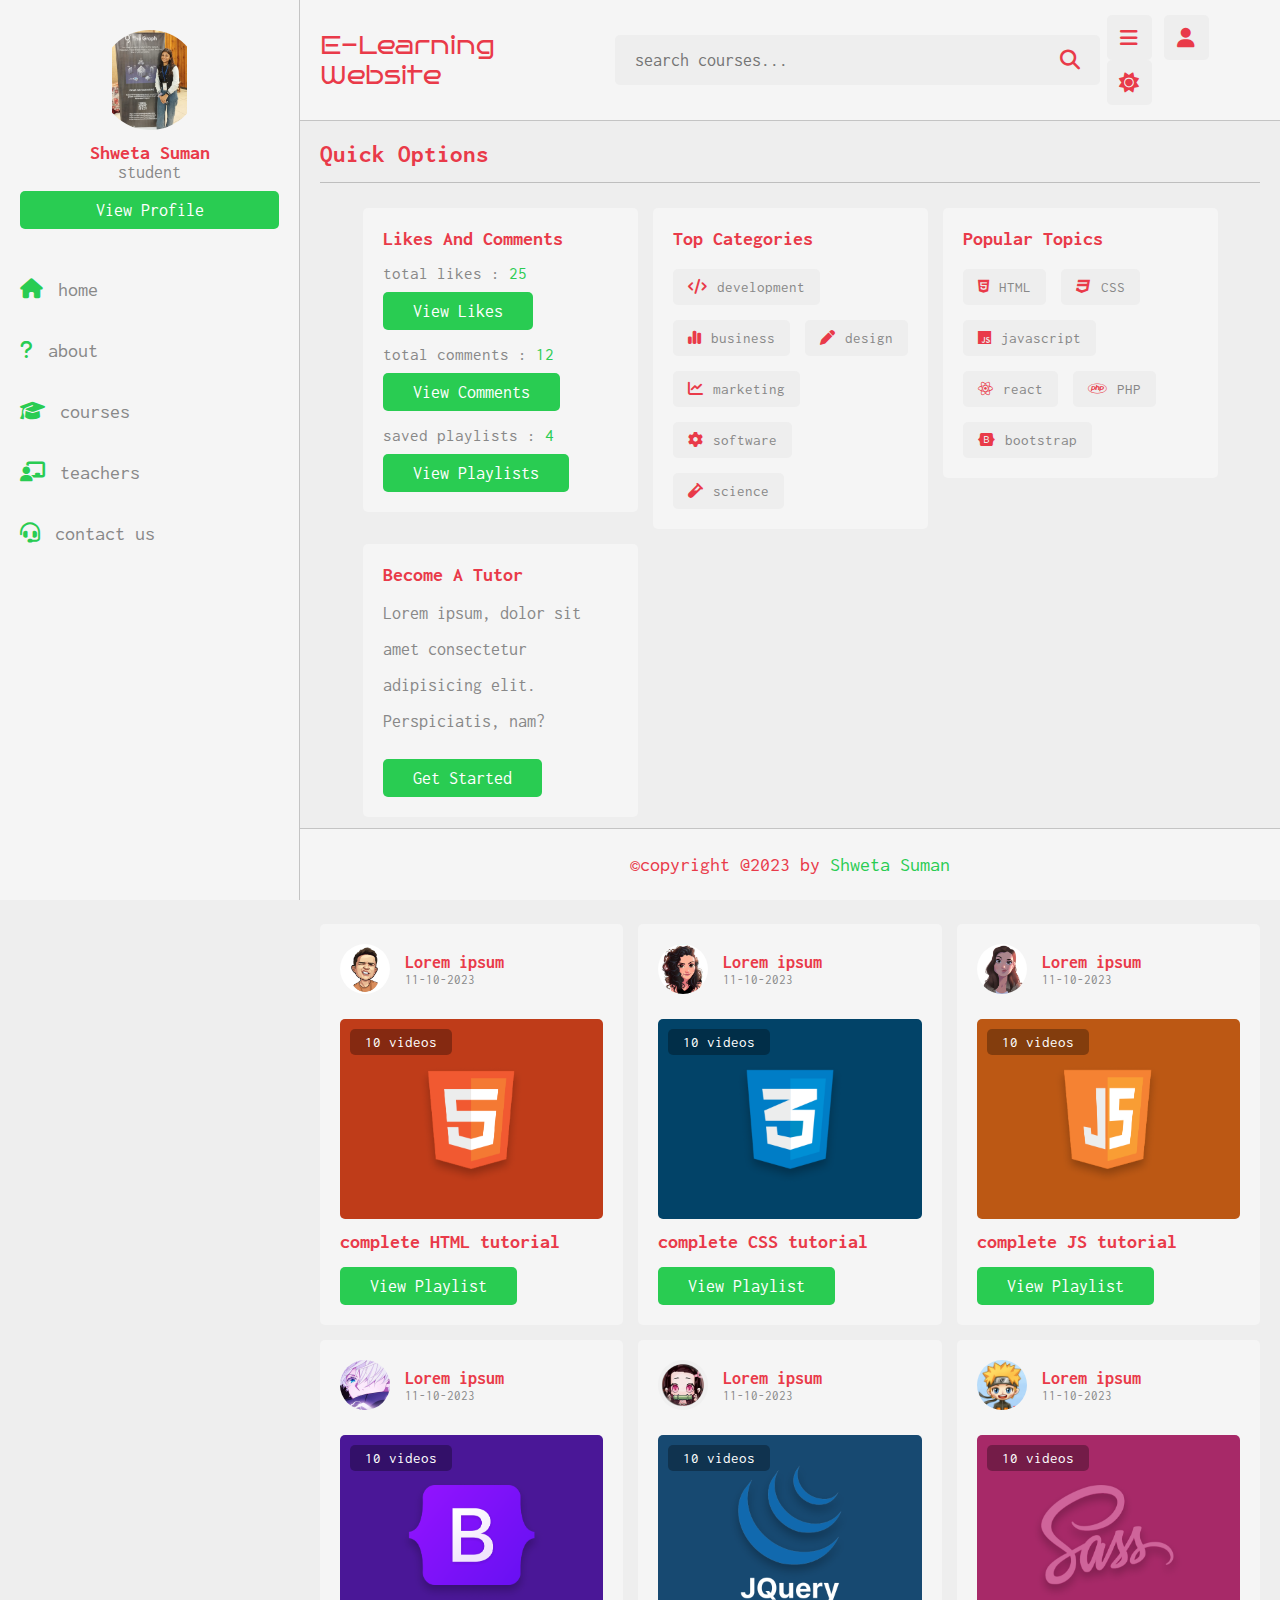
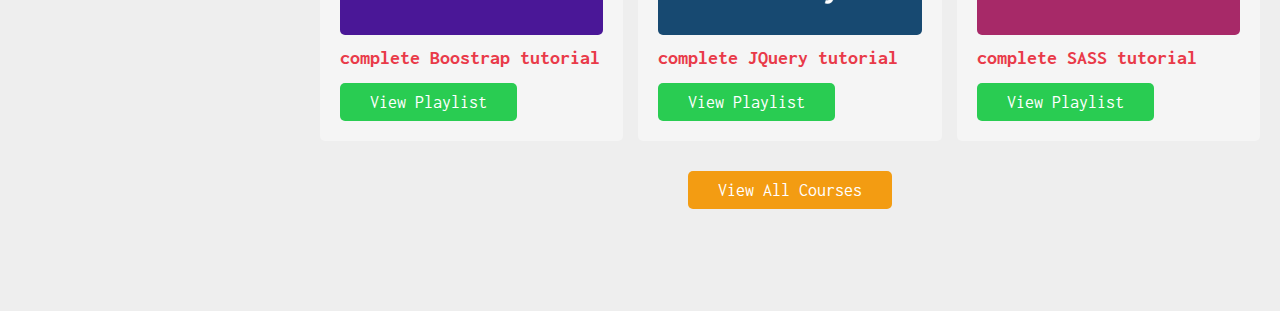
<file: index.html>
<!DOCTYPE html>
<html lang="en">
<head>
   <meta charset="UTF-8">
   <meta http-equiv="X-UA-Compatible" content="IE=edge">
   <meta name="viewport" content="width=device-width, initial-scale=1.0">
   <title>home</title>

   <!-- font awesome cdn link  -->
   <link rel="stylesheet" href="https://cdnjs.cloudflare.com/ajax/libs/font-awesome/6.1.2/css/all.min.css">

   <!-- custom css file link  -->
   <link rel="stylesheet" href="css/style.css">
   <link rel="icon" type="image/x-icon" href="images/icon.png">

</head>
<body>

<header class="header">
   
   <section class="flex">

      <a href="index.html" class="logo">E-Learning Website</a>

      <form action="#" method="post" class="search-form">
         <input type="text" name="search_box" required placeholder="search courses..." maxlength="100">
         <button type="submit" class="fas fa-search"></button>
      </form>

      <div class="icons">
         <div id="menu-btn" class="fas fa-bars"></div>
         <div id="search-btn" class="fas fa-search"></div>
         <div id="user-btn" class="fas fa-user"></div>
         <div id="toggle-btn" class="fas fa-sun"></div>
      </div>

      <div class="profile">
         <img src="images/pic-1.jpg" class="image" alt="">
         <h3 class="name">Shweta Suman</h3>
         <p class="role">student</p>
         <a href="profile.html" class="btn">view profile</a>
         <div class="flex-btn">
            <a href="login.html" class="option-btn">login</a>
            <a href="/register.html" class="option-btn">register</a>
         </div>
      </div>

   </section>

</header>   

<div class="side-bar">

   <div id="close-btn">
      <i class="fas fa-times"></i>
   </div>

   <div class="profile">
      <img src="images/pic-1.jpg" class="image" alt="">
      <h3 class="name">Shweta Suman</h3>
      <p class="role">student</p>
      <a href="profile.html" class="btn">view profile</a>
   </div>

   <nav class="navbar">
      <a href="index.html"><i class="fas fa-home"></i><span>home</span></a>
      <a href="about.html"><i class="fas fa-question"></i><span>about</span></a>
      <a href="courses.html"><i class="fas fa-graduation-cap"></i><span>courses</span></a>
      <a href="teachers.html"><i class="fas fa-chalkboard-user"></i><span>teachers</span></a>
      <a href="contact.html"><i class="fas fa-headset"></i><span>contact us</span></a>
   </nav>

</div>

<section class="home-grid">

   <h1 class="heading">quick options</h1>

   <div class="box-container">

      <div class="box">
         <h3 class="title">likes and comments</h3>
         <p class="likes">total likes : <span>25</span></p>
         <a href="#" class="inline-btn">view likes</a>
         <p class="likes">total comments : <span>12</span></p>
         <a href="#" class="inline-btn">view comments</a>
         <p class="likes">saved playlists : <span>4</span></p>
         <a href="#" class="inline-btn">view playlists</a>
      </div>

      <div class="box">
         <h3 class="title">top categories</h3>
         <div class="flex">
            <a href="#"><i class="fas fa-code"></i><span>development</span></a>
            <a href="#"><i class="fas fa-chart-simple"></i><span>business</span></a>
            <a href="#"><i class="fas fa-pen"></i><span>design</span></a>
            <a href="#"><i class="fas fa-chart-line"></i><span>marketing</span></a>
            
            <a href="#"><i class="fas fa-cog"></i><span>software</span></a>
            <a href="#"><i class="fas fa-vial"></i><span>science</span></a>
         </div>
      </div>

      <div class="box">
         <h3 class="title">popular topics</h3>
         <div class="flex">
            <a href="#"><i class="fab fa-html5"></i><span>HTML</span></a>
            <a href="#"><i class="fab fa-css3"></i><span>CSS</span></a>
            <a href="#"><i class="fab fa-js"></i><span>javascript</span></a>
            <a href="#"><i class="fab fa-react"></i><span>react</span></a>
            <a href="#"><i class="fab fa-php"></i><span>PHP</span></a>
            <a href="#"><i class="fab fa-bootstrap"></i><span>bootstrap</span></a>
         </div>
      </div>

      <div class="box">
         <h3 class="title">become a tutor</h3>
         <p class="tutor">Lorem ipsum, dolor sit amet consectetur adipisicing elit. Perspiciatis, nam?</p>
         <a href="teachers.html" class="inline-btn">get started</a>
      </div>

   </div>

</section>



<section class="courses">

   <h1 class="heading">our courses</h1>

   <div class="box-container">

      <div class="box">
         <div class="tutor">
            <img src="images/pic-2.jpg" alt="">
            <div class="info">
               <h3>Lorem ipsum </h3>
               <span>11-10-2023</span>
            </div>
         </div>
         <div class="thumb">
            <img src="images/thumb-1.png" alt="">
            <span>10 videos</span>
         </div>
         <h3 class="title">complete HTML tutorial</h3>
         <a href="playlist.html" class="inline-btn">view playlist</a>
      </div>

      <div class="box">
         <div class="tutor">
            <img src="images/pic-3.jpg" alt="">
            <div class="info">
               <h3>Lorem ipsum </h3>
               <span>11-10-2023</span>
            </div>
         </div>
         <div class="thumb">
            <img src="images/thumb-2.png" alt="">
            <span>10 videos</span>
         </div>
         <h3 class="title">complete CSS tutorial</h3>
         <a href="playlist.html" class="inline-btn">view playlist</a>
      </div>

      <div class="box">
         <div class="tutor">
            <img src="images/pic-4.jpg" alt="">
            <div class="info">
               <h3>Lorem ipsum </h3>
               <span>11-10-2023</span>
            </div>
         </div>
         <div class="thumb">
            <img src="images/thumb-3.png" alt="">
            <span>10 videos</span>
         </div>
         <h3 class="title">complete JS tutorial</h3>
         <a href="playlist.html" class="inline-btn">view playlist</a>
      </div>

      <div class="box">
         <div class="tutor">
            <img src="images/pic-5.jpg" alt="">
            <div class="info">
               <h3>Lorem ipsum </h3>
               <span>11-10-2023</span>
            </div>
         </div>
         <div class="thumb">
            <img src="images/thumb-4.png" alt="">
            <span>10 videos</span>
         </div>
         <h3 class="title">complete Boostrap tutorial</h3>
         <a href="playlist.html" class="inline-btn">view playlist</a>
      </div>

      <div class="box">
         <div class="tutor">
            <img src="images/pic-6.jpg" alt="">
            <div class="info">
               <h3>Lorem ipsum </h3>
               <span>11-10-2023</span>
            </div>
         </div>
         <div class="thumb">
            <img src="images/thumb-5.png" alt="">
            <span>10 videos</span>
         </div>
         <h3 class="title">complete JQuery tutorial</h3>
         <a href="playlist.html" class="inline-btn">view playlist</a>
      </div>

      <div class="box">
         <div class="tutor">
            <img src="images/pic-7.jpg" alt="">
            <div class="info">
               <h3>Lorem ipsum </h3>
               <span>11-10-2023</span>
            </div>
         </div>
         <div class="thumb">
            <img src="images/thumb-6.png" alt="">
            <span>10 videos</span>
         </div>
         <h3 class="title">complete SASS tutorial</h3>
         <a href="playlist.html" class="inline-btn">view playlist</a>
      </div>

   </div>

   <div class="more-btn">
      <a href="courses.html" class="inline-option-btn">view all courses</a>
   </div>

</section>

<footer class="footer">

   &copy;copyright @2023 by <span>Shweta Suman</span>

</footer>

<!-- custom js file link  -->
<script src="js/script.js"></script>

   
</body>
</html>
</file>
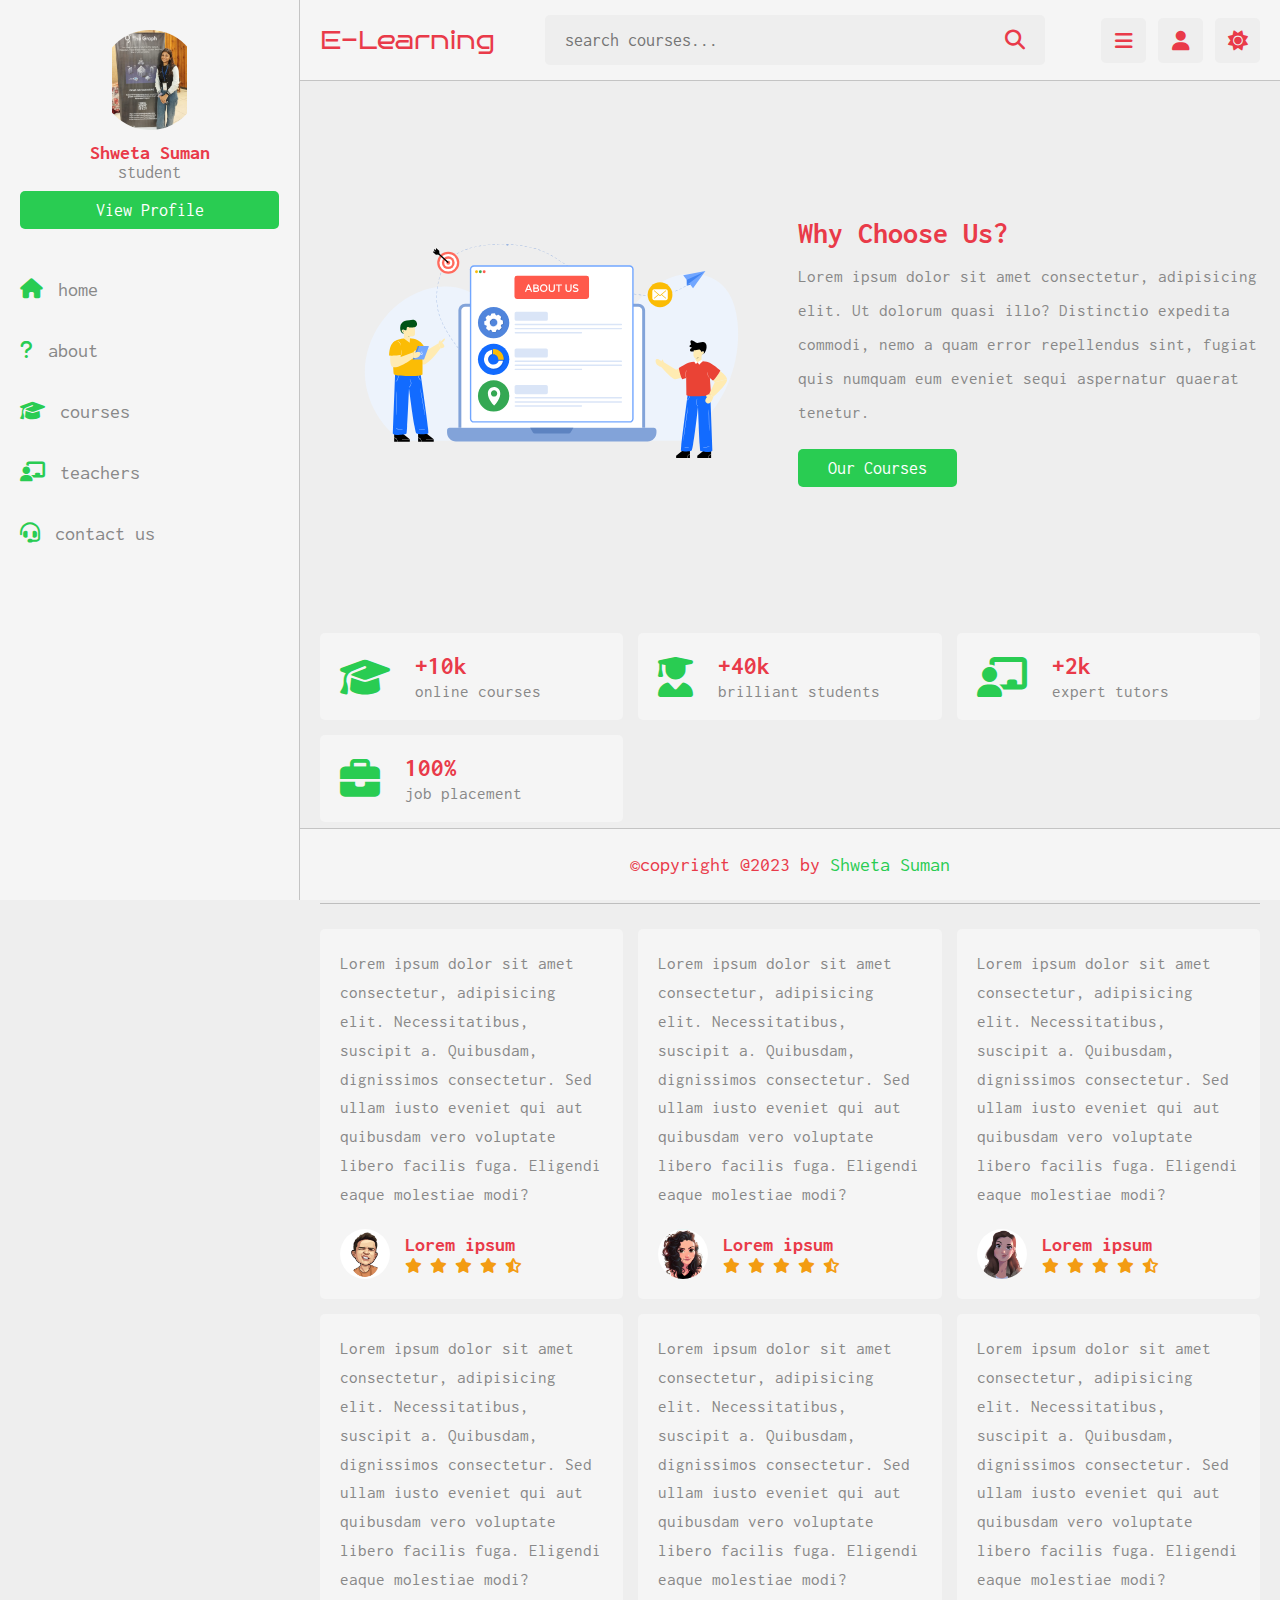
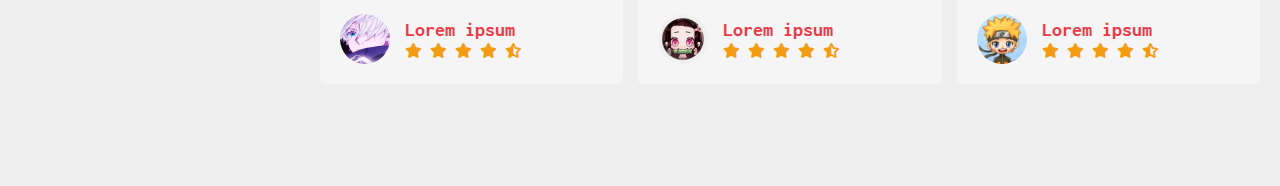
<file: about.html>
<!DOCTYPE html>
<html lang="en">
<head>
   <meta charset="UTF-8">
   <meta http-equiv="X-UA-Compatible" content="IE=edge">
   <meta name="viewport" content="width=device-width, initial-scale=1.0">
   <title>about us</title>

   <!-- font awesome cdn link  -->
   <link rel="stylesheet" href="https://cdnjs.cloudflare.com/ajax/libs/font-awesome/6.1.2/css/all.min.css">

   <!-- custom css file link  -->
   <link rel="stylesheet" href="css/style.css">
   <link rel="icon" type="image/x-icon" href="images/icon.png">

</head>
<body>

<header class="header">
   
   <section class="flex">

      <a href="index.html" class="logo">E-Learning</a>

      <form action="#" method="post" class="search-form">
         <input type="text" name="search_box" required placeholder="search courses..." maxlength="100">
         <button type="submit" class="fas fa-search"></button>
      </form>

      <div class="icons">
         <div id="menu-btn" class="fas fa-bars"></div>
         <div id="search-btn" class="fas fa-search"></div>
         <div id="user-btn" class="fas fa-user"></div>
         <div id="toggle-btn" class="fas fa-sun"></div>
      </div>

      <div class="profile">
         <img src="images/pic-1.jpg" class="image" alt="">
         <h3 class="name">Shweta Suman</h3>
         <p class="role">student</p>
         <a href="profile.html" class="btn">view profile</a>
         <div class="flex-btn">
            <a href="login.html" class="option-btn">login</a>
            <a href="register.html" class="option-btn">register</a>
         </div>
      </div>

   </section>

</header>   

<div class="side-bar">

   <div id="close-btn">
      <i class="fas fa-times"></i>
   </div>

   <div class="profile">
      <img src="images/pic-1.jpg" class="image" alt="">
      <h3 class="name">Shweta Suman</h3>
      <p class="role">student</p>
      <a href="profile.html" class="btn">view profile</a>
   </div>

   <nav class="navbar">
      <a href="index.html"><i class="fas fa-home"></i><span>home</span></a>
      <a href="about.html"><i class="fas fa-question"></i><span>about</span></a>
      <a href="courses.html"><i class="fas fa-graduation-cap"></i><span>courses</span></a>
      <a href="teachers.html"><i class="fas fa-chalkboard-user"></i><span>teachers</span></a>
      <a href="contact.html"><i class="fas fa-headset"></i><span>contact us</span></a>
   </nav>

</div>

<section class="about">

   <div class="row">

      <div class="image">
         <img src="images/about-img.svg" alt="">
      </div>

      <div class="content">
         <h3>why choose us?</h3>
         <p>Lorem ipsum dolor sit amet consectetur, adipisicing elit. Ut dolorum quasi illo? Distinctio expedita commodi, nemo a quam error repellendus sint, fugiat quis numquam eum eveniet sequi aspernatur quaerat tenetur.</p>
         <a href="courses.html" class="inline-btn">our courses</a>
      </div>

   </div>

   <div class="box-container">

      <div class="box">
         <i class="fas fa-graduation-cap"></i>
         <div>
            <h3>+10k</h3>
            <p>online courses</p>
         </div>
      </div>

      <div class="box">
         <i class="fas fa-user-graduate"></i>
         <div>
            <h3>+40k</h3>
            <p>brilliant students</p>
         </div>
      </div>

      <div class="box">
         <i class="fas fa-chalkboard-user"></i>
         <div>
            <h3>+2k</h3>
            <p>expert tutors</p>
         </div>
      </div>

      <div class="box">
         <i class="fas fa-briefcase"></i>
         <div>
            <h3>100%</h3>
            <p>job placement</p>
         </div>
      </div>

   </div>

</section> 

<section class="reviews">

   <h1 class="heading">student's reviews</h1>

   <div class="box-container">

      <div class="box">
         <p>Lorem ipsum dolor sit amet consectetur, adipisicing elit. Necessitatibus, suscipit a. Quibusdam, dignissimos consectetur. Sed ullam iusto eveniet qui aut quibusdam vero voluptate libero facilis fuga. Eligendi eaque molestiae modi?</p>
         <div class="student">
            <img src="images/pic-2.jpg" alt="">
            <div>
               <h3>Lorem ipsum </h3>
               <div class="stars">
                  <i class="fas fa-star"></i>
                  <i class="fas fa-star"></i>
                  <i class="fas fa-star"></i>
                  <i class="fas fa-star"></i>
                  <i class="fas fa-star-half-alt"></i>
               </div>
            </div>
         </div>
      </div>

      <div class="box">
         <p>Lorem ipsum dolor sit amet consectetur, adipisicing elit. Necessitatibus, suscipit a. Quibusdam, dignissimos consectetur. Sed ullam iusto eveniet qui aut quibusdam vero voluptate libero facilis fuga. Eligendi eaque molestiae modi?</p>
         <div class="student">
            <img src="images/pic-3.jpg" alt="">
            <div>
               <h3>Lorem ipsum </h3>
               <div class="stars">
                  <i class="fas fa-star"></i>
                  <i class="fas fa-star"></i>
                  <i class="fas fa-star"></i>
                  <i class="fas fa-star"></i>
                  <i class="fas fa-star-half-alt"></i>
               </div>
            </div>
         </div>
      </div>

      <div class="box">
         <p>Lorem ipsum dolor sit amet consectetur, adipisicing elit. Necessitatibus, suscipit a. Quibusdam, dignissimos consectetur. Sed ullam iusto eveniet qui aut quibusdam vero voluptate libero facilis fuga. Eligendi eaque molestiae modi?</p>
         <div class="student">
            <img src="images/pic-4.jpg" alt="">
            <div>
               <h3>Lorem ipsum </h3>
               <div class="stars">
                  <i class="fas fa-star"></i>
                  <i class="fas fa-star"></i>
                  <i class="fas fa-star"></i>
                  <i class="fas fa-star"></i>
                  <i class="fas fa-star-half-alt"></i>
               </div>
            </div>
         </div>
      </div>

      <div class="box">
         <p>Lorem ipsum dolor sit amet consectetur, adipisicing elit. Necessitatibus, suscipit a. Quibusdam, dignissimos consectetur. Sed ullam iusto eveniet qui aut quibusdam vero voluptate libero facilis fuga. Eligendi eaque molestiae modi?</p>
         <div class="student">
            <img src="images/pic-5.jpg" alt="">
            <div>
               <h3>Lorem ipsum </h3>
               <div class="stars">
                  <i class="fas fa-star"></i>
                  <i class="fas fa-star"></i>
                  <i class="fas fa-star"></i>
                  <i class="fas fa-star"></i>
                  <i class="fas fa-star-half-alt"></i>
               </div>
            </div>
         </div>
      </div>

      <div class="box">
         <p>Lorem ipsum dolor sit amet consectetur, adipisicing elit. Necessitatibus, suscipit a. Quibusdam, dignissimos consectetur. Sed ullam iusto eveniet qui aut quibusdam vero voluptate libero facilis fuga. Eligendi eaque molestiae modi?</p>
         <div class="student">
            <img src="images/pic-6.jpg" alt="">
            <div>
               <h3>Lorem ipsum </h3>
               <div class="stars">
                  <i class="fas fa-star"></i>
                  <i class="fas fa-star"></i>
                  <i class="fas fa-star"></i>
                  <i class="fas fa-star"></i>
                  <i class="fas fa-star-half-alt"></i>
               </div>
            </div>
         </div>
      </div>

      <div class="box">
         <p>Lorem ipsum dolor sit amet consectetur, adipisicing elit. Necessitatibus, suscipit a. Quibusdam, dignissimos consectetur. Sed ullam iusto eveniet qui aut quibusdam vero voluptate libero facilis fuga. Eligendi eaque molestiae modi?</p>
         <div class="student">
            <img src="images/pic-7.jpg" alt="">
            <div>
               <h3>Lorem ipsum </h3>
               <div class="stars">
                  <i class="fas fa-star"></i>
                  <i class="fas fa-star"></i>
                  <i class="fas fa-star"></i>
                  <i class="fas fa-star"></i>
                  <i class="fas fa-star-half-alt"></i>
               </div>
            </div>
         </div>
      </div>

   </div>

</section>

<footer class="footer">

   &copy;copyright @2023 by <span>Shweta Suman</span>
</footer>

<!-- custom js file link  -->
<script src="js/script.js"></script>

   
</body>
</html>
</file>
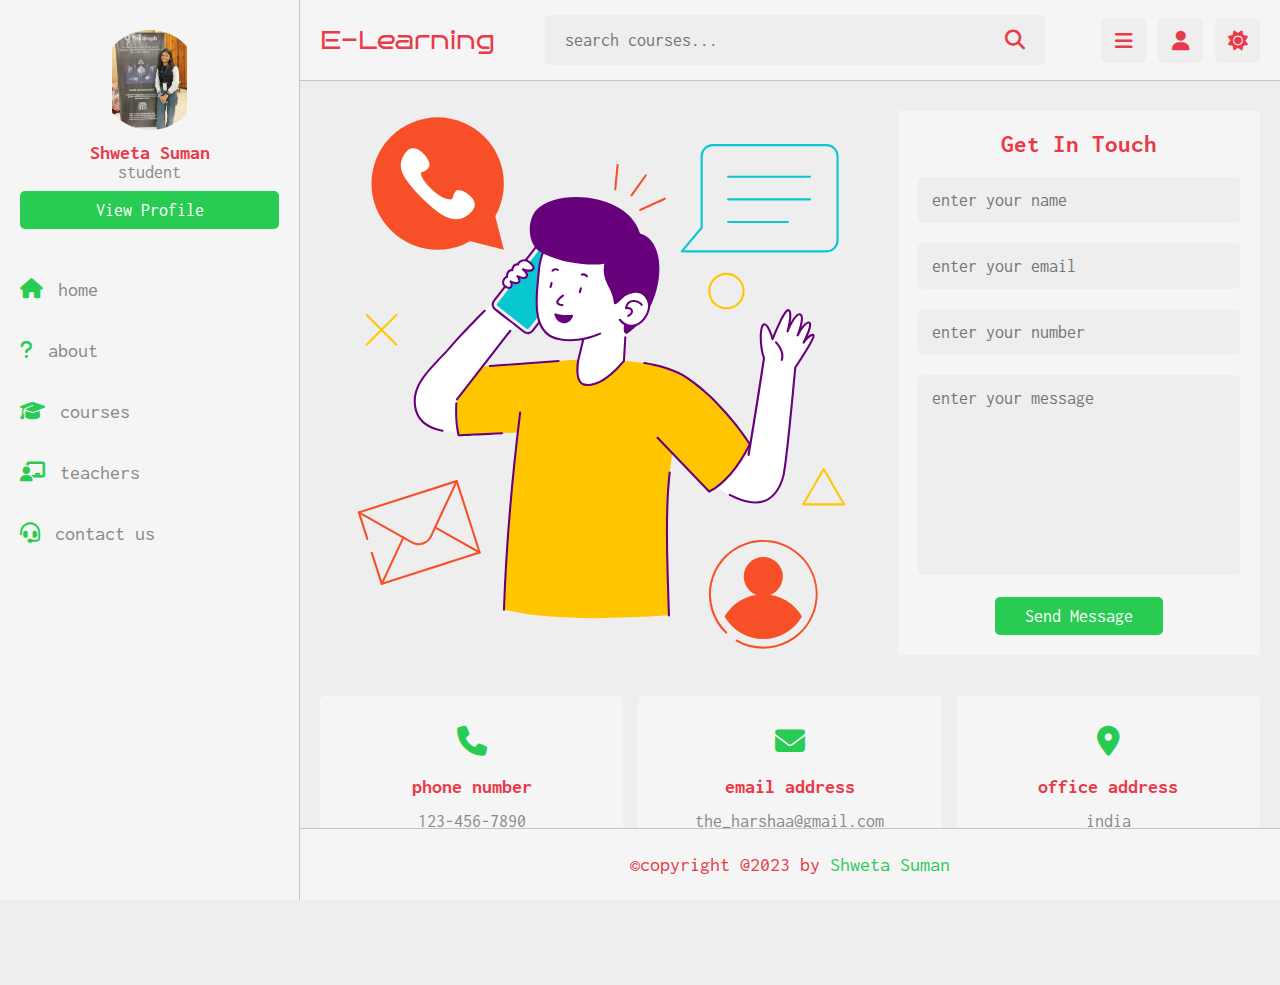
<file: contact.html>
<!DOCTYPE html>
<html lang="en">
<head>
   <meta charset="UTF-8">
   <meta http-equiv="X-UA-Compatible" content="IE=edge">
   <meta name="viewport" content="width=device-width, initial-scale=1.0">
   <title>contact us</title>

   <!-- font awesome cdn link  -->
   <link rel="stylesheet" href="https://cdnjs.cloudflare.com/ajax/libs/font-awesome/6.1.2/css/all.min.css">

   <!-- custom css file link  -->
   <link rel="stylesheet" href="css/style.css">
   <link rel="icon" type="image/x-icon" href="images/icon.png">

</head>
<body>

<header class="header">
   
   <section class="flex">

      <a href="index.html" class="logo">E-Learning</a>

      <form action="#" method="post" class="search-form">
         <input type="text" name="search_box" required placeholder="search courses..." maxlength="100">
         <button type="submit" class="fas fa-search"></button>
      </form>

      <div class="icons">
         <div id="menu-btn" class="fas fa-bars"></div>
         <div id="search-btn" class="fas fa-search"></div>
         <div id="user-btn" class="fas fa-user"></div>
         <div id="toggle-btn" class="fas fa-sun"></div>
      </div>

      <div class="profile">
         <img src="images/pic-1.jpg" class="image" alt="">
         <h3 class="name">Shweta Suman</h3>
         <p class="role">student</p>
         <a href="profile.html" class="btn">view profile</a>
         <div class="flex-btn">
            <a href="login.html" class="option-btn">login</a>
            <a href="register.html" class="option-btn">register</a>
         </div>
      </div>

   </section>

</header>   

<div class="side-bar">

   <div id="close-btn">
      <i class="fas fa-times"></i>
   </div>

   <div class="profile">
      <img src="images/pic-1.jpg" class="image" alt="">
      <h3 class="name">Shweta Suman</h3>
      <p class="role">student</p>
      <a href="profile.html" class="btn">view profile</a>
   </div>

   <nav class="navbar">
      <a href="index.html"><i class="fas fa-home"></i><span>home</span></a>
      <a href="about.html"><i class="fas fa-question"></i><span>about</span></a>
      <a href="courses.html"><i class="fas fa-graduation-cap"></i><span>courses</span></a>
      <a href="teachers.html"><i class="fas fa-chalkboard-user"></i><span>teachers</span></a>
      <a href="contact.html"><i class="fas fa-headset"></i><span>contact us</span></a>
   </nav>

</div>

<section class="contact">

   <div class="row">

      <div class="image">
         <img src="images/contact-img.svg" alt="">
      </div>

      <form action="" method="post">
         <h3>get in touch</h3>
         <input type="text" placeholder="enter your name" name="name" required maxlength="50" class="box">
         <input type="email" placeholder="enter your email" name="email" required maxlength="50" class="box">
         <input type="number" placeholder="enter your number" name="number" required maxlength="50" class="box">
         <textarea name="msg" class="box" placeholder="enter your message" required maxlength="1000" cols="30" rows="10"></textarea>
         <input type="submit" value="send message" class="inline-btn" name="submit">
      </form>

   </div>

   <div class="box-container">

      <div class="box">
         <i class="fas fa-phone"></i>
         <h3>phone number</h3>
         <a href="tel:1234567890">123-456-7890</a>
         <a href="tel:1112223333">111-222-3333</a>
      </div>
      
      <div class="box">
         <i class="fas fa-envelope"></i>
         <h3>email address</h3>
         <a href="mailto:shaikhanas@gmail.com">the_harshaa@gmail.com</a>
         <a href="mailto:anasbhai@gmail.com">harsh_aa@gmail.com</a>
      </div>

      <div class="box">
         <i class="fas fa-map-marker-alt"></i>
         <h3>office address</h3>
         <a href="#"> india</a>
      </div>

   </div>

</section>

<footer class="footer">

   &copy;copyright @2023 by <span>Shweta Suman</span>

</footer>

<!-- custom js file link  -->
<script src="js/script.js"></script>

   
</body>
</html>
</file>
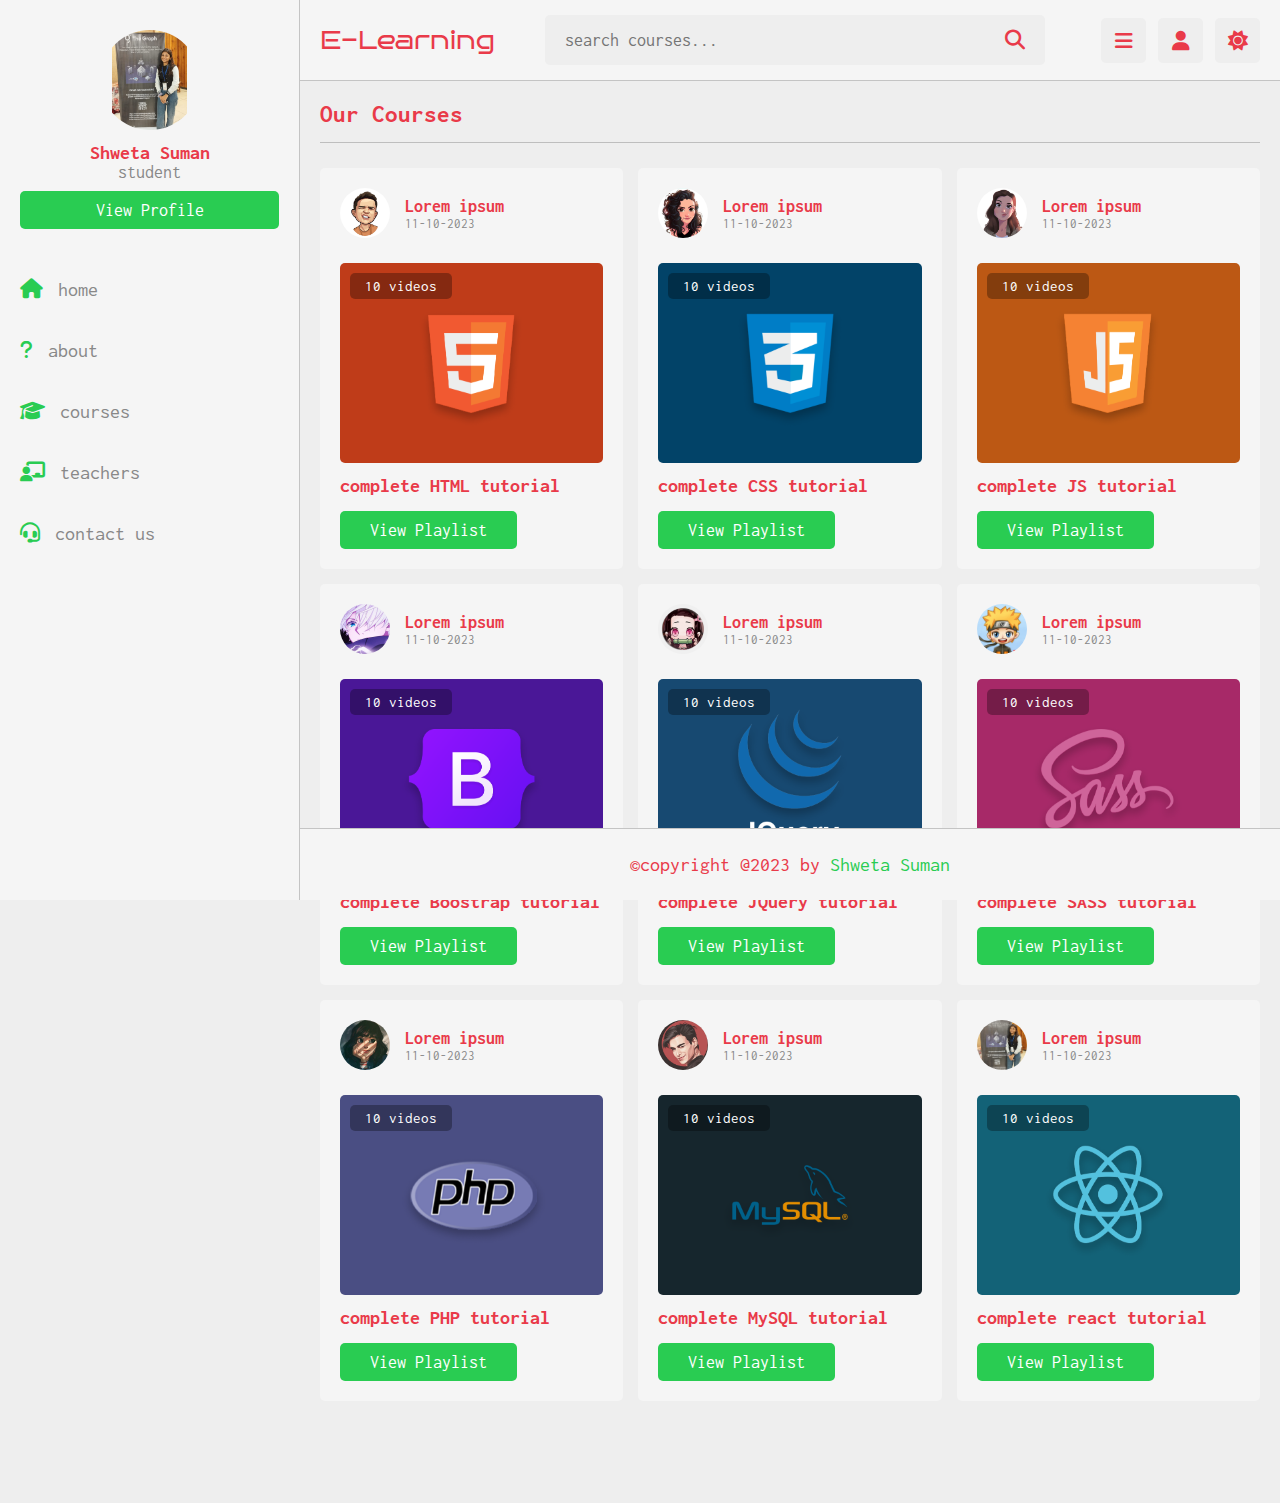
<file: courses.html>
<!DOCTYPE html>
<html lang="en">
<head>
   <meta charset="UTF-8">
   <meta http-equiv="X-UA-Compatible" content="IE=edge">
   <meta name="viewport" content="width=device-width, initial-scale=1.0">
   <title>courses</title>

   <!-- font awesome cdn link  -->
   <link rel="stylesheet" href="https://cdnjs.cloudflare.com/ajax/libs/font-awesome/6.1.2/css/all.min.css">

   <!-- custom css file link  -->
   <link rel="stylesheet" href="css/style.css">
   <link rel="icon" type="image/x-icon" href="images/icon.png">

</head>
<body>

<header class="header">
   
   <section class="flex">

      <a href="index.html" class="logo">E-Learning</a>

      <form action="#" method="post" class="search-form">
         <input type="text" name="search_box" required placeholder="search courses..." maxlength="100">
         <button type="submit" class="fas fa-search"></button>
      </form>

      <div class="icons">
         <div id="menu-btn" class="fas fa-bars"></div>
         <div id="search-btn" class="fas fa-search"></div>
         <div id="user-btn" class="fas fa-user"></div>
         <div id="toggle-btn" class="fas fa-sun"></div>
      </div>

      <div class="profile">
         <img src="images/pic-1.jpg" class="image" alt="">
         <h3 class="name">Shweta Suman</h3>
         <p class="role">student</p>
         <a href="profile.html" class="btn">view profile</a>
         <div class="flex-btn">
            <a href="login.html" class="option-btn">login</a>
            <a href="register.html" class="option-btn">register</a>
         </div>
      </div>

   </section>

</header>   

<div class="side-bar">

   <div id="close-btn">
      <i class="fas fa-times"></i>
   </div>

   <div class="profile">
      <img src="images/pic-1.jpg" class="image" alt="">
      <h3 class="name">Shweta Suman</h3>
      <p class="role">student</p>
      <a href="profile.html" class="btn">view profile</a>
   </div>

   <nav class="navbar">
      <a href="index.html"><i class="fas fa-home"></i><span>home</span></a>
      <a href="about.html"><i class="fas fa-question"></i><span>about</span></a>
      <a href="courses.html"><i class="fas fa-graduation-cap"></i><span>courses</span></a>
      <a href="teachers.html"><i class="fas fa-chalkboard-user"></i><span>teachers</span></a>
      <a href="contact.html"><i class="fas fa-headset"></i><span>contact us</span></a>
   </nav>

</div>

<section class="courses">

   <h1 class="heading">our courses</h1>

   <div class="box-container">

      <div class="box">
         <div class="tutor">
            <img src="images/pic-2.jpg" alt="">
            <div class="info">
               <h3>Lorem ipsum </h3>
               <span>11-10-2023</span>
            </div>
         </div>
         <div class="thumb">
            <img src="images/thumb-1.png" alt="">
            <span>10 videos</span>
         </div>
         <h3 class="title">complete HTML tutorial</h3>
         <a href="playlist.html" class="inline-btn">view playlist</a>
      </div>

      <div class="box">
         <div class="tutor">
            <img src="images/pic-3.jpg" alt="">
            <div class="info">
               <h3>Lorem ipsum </h3>
               <span>11-10-2023</span>
            </div>
         </div>
         <div class="thumb">
            <img src="images/thumb-2.png" alt="">
            <span>10 videos</span>
         </div>
         <h3 class="title">complete CSS tutorial</h3>
         <a href="playlist.html" class="inline-btn">view playlist</a>
      </div>

      <div class="box">
         <div class="tutor">
            <img src="images/pic-4.jpg" alt="">
            <div class="info">
               <h3>Lorem ipsum </h3>
               <span>11-10-2023</span>
            </div>
         </div>
         <div class="thumb">
            <img src="images/thumb-3.png" alt="">
            <span>10 videos</span>
         </div>
         <h3 class="title">complete JS tutorial</h3>
         <a href="playlist.html" class="inline-btn">view playlist</a>
      </div>

      <div class="box">
         <div class="tutor">
            <img src="images/pic-5.jpg" alt="">
            <div class="info">
               <h3>Lorem ipsum </h3>
               <span>11-10-2023</span>
            </div>
         </div>
         <div class="thumb">
            <img src="images/thumb-4.png" alt="">
            <span>10 videos</span>
         </div>
         <h3 class="title">complete Boostrap tutorial</h3>
         <a href="playlist.html" class="inline-btn">view playlist</a>
      </div>

      <div class="box">
         <div class="tutor">
            <img src="images/pic-6.jpg" alt="">
            <div class="info">
               <h3>Lorem ipsum </h3>
               <span>11-10-2023</span>
            </div>
         </div>
         <div class="thumb">
            <img src="images/thumb-5.png" alt="">
            <span>10 videos</span>
         </div>
         <h3 class="title">complete JQuery tutorial</h3>
         <a href="playlist.html" class="inline-btn">view playlist</a>
      </div>

      <div class="box">
         <div class="tutor">
            <img src="images/pic-7.jpg" alt="">
            <div class="info">
               <h3>Lorem ipsum </h3>
               <span>11-10-2023</span>
            </div>
         </div>
         <div class="thumb">
            <img src="images/thumb-6.png" alt="">
            <span>10 videos</span>
         </div>
         <h3 class="title">complete SASS tutorial</h3>
         <a href="playlist.html" class="inline-btn">view playlist</a>
      </div>

      <div class="box">
         <div class="tutor">
            <img src="images/pic-8.jpg" alt="">
            <div class="info">
               <h3>Lorem ipsum </h3>
               <span>11-10-2023</span>
            </div>
         </div>
         <div class="thumb">
            <img src="images/thumb-7.png" alt="">
            <span>10 videos</span>
         </div>
         <h3 class="title">complete PHP tutorial</h3>
         <a href="playlist.html" class="inline-btn">view playlist</a>
      </div>

      <div class="box">
         <div class="tutor">
            <img src="images/pic-9.jpg" alt="">
            <div class="info">
               <h3>Lorem ipsum </h3>
               <span>11-10-2023</span>
            </div>
         </div>
         <div class="thumb">
            <img src="images/thumb-8.png" alt="">
            <span>10 videos</span>
         </div>
         <h3 class="title">complete MySQL tutorial</h3>
         <a href="playlist.html" class="inline-btn">view playlist</a>
      </div>

      <div class="box">
         <div class="tutor">
            <img src="images/pic-1.jpg" alt="">
            <div class="info">
               <h3>Lorem ipsum </h3>
               <span>11-10-2023</span>
            </div>
         </div>
         <div class="thumb">
            <img src="images/thumb-9.png" alt="">
            <span>10 videos</span>
         </div>
         <h3 class="title">complete react tutorial</h3>
         <a href="playlist.html" class="inline-btn">view playlist</a>
      </div>

   </div>

</section>

<footer class="footer">

   &copy;copyright @2023 by <span>Shweta Suman</span>

</footer>

<!-- custom js file link  -->
<script src="js/script.js"></script>

   
</body>
</html>
</file>
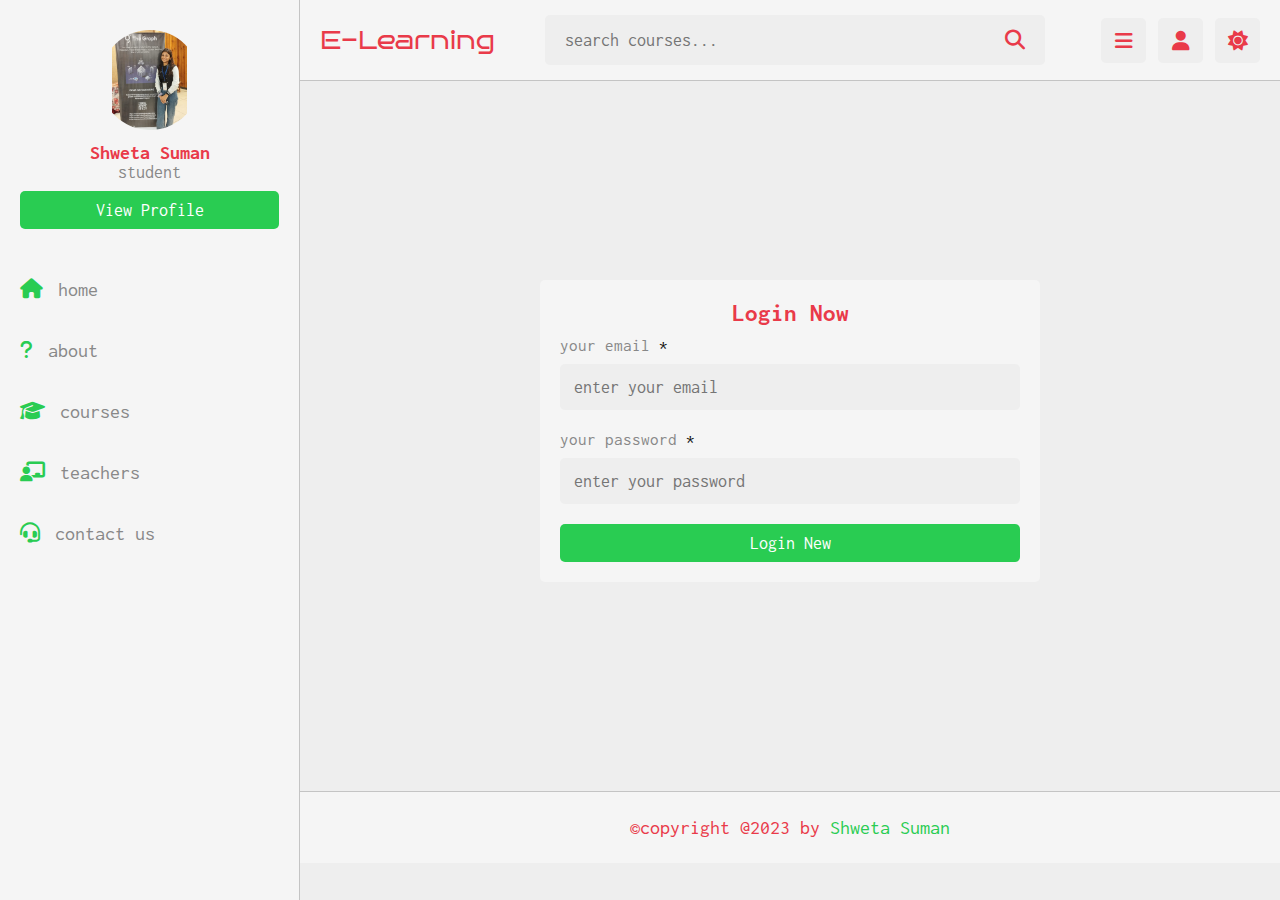
<file: login.html>
<!DOCTYPE html>
<html lang="en">
<head>
   <meta charset="UTF-8">
   <meta http-equiv="X-UA-Compatible" content="IE=edge">
   <meta name="viewport" content="width=device-width, initial-scale=1.0">
   <title>login</title>

   <!-- font awesome cdn link  -->
   <link rel="stylesheet" href="https://cdnjs.cloudflare.com/ajax/libs/font-awesome/6.1.2/css/all.min.css">

   <!-- custom css file link  -->
   <link rel="stylesheet" href="css/style.css">
   <link rel="icon" type="image/x-icon" href="images/icon.png">

</head>
<body>

<header class="header">
   
   <section class="flex">

      <a href="index.html" class="logo">E-Learning</a>

      <form action="#" method="post" class="search-form">
         <input type="text" name="search_box" required placeholder="search courses..." maxlength="100">
         <button type="submit" class="fas fa-search"></button>
      </form>

      <div class="icons">
         <div id="menu-btn" class="fas fa-bars"></div>
         <div id="search-btn" class="fas fa-search"></div>
         <div id="user-btn" class="fas fa-user"></div>
         <div id="toggle-btn" class="fas fa-sun"></div>
      </div>

      <div class="profile">
         <img src="images/pic-1.jpg" class="image" alt="">
         <h3 class="name">the.harshaa</h3>
         <p class="role">student</p>
         <a href="profile.html" class="btn">view profile</a>
         <div class="flex-btn">
            <a href="login.html" class="option-btn">login</a>
            <a href="register.html" class="option-btn">register</a>
         </div>
      </div>

   </section>

</header>   

<div class="side-bar">

   <div id="close-btn">
      <i class="fas fa-times"></i>
   </div>

   <div class="profile">
      <img src="images/pic-1.jpg" class="image" alt="">
      <h3 class="name">Shweta Suman</h3>
      <p class="role">student</p>
      <a href="profile.html" class="btn">view profile</a>
   </div>

   <nav class="navbar">
      <a href="index.html"><i class="fas fa-home"></i><span>home</span></a>
      <a href="about.html"><i class="fas fa-question"></i><span>about</span></a>
      <a href="courses.html"><i class="fas fa-graduation-cap"></i><span>courses</span></a>
      <a href="teachers.html"><i class="fas fa-chalkboard-user"></i><span>teachers</span></a>
      <a href="contact.html"><i class="fas fa-headset"></i><span>contact us</span></a>
   </nav>

</div>

<section class="form-container">

   <form action="" method="post" enctype="multipart/form-data">
      <h3>login now</h3>
      <p>your email <span>*</span></p>
      <input type="email" name="email" placeholder="enter your email" required maxlength="50" class="box">
      <p>your password <span>*</span></p>
      <input type="password" name="pass" placeholder="enter your password" required maxlength="20" class="box">
      <input type="submit" value="login new" name="submit" class="btn">
   </form>

</section>

<footer class="footer">

   &copy;copyright @2023 by <span>Shweta Suman</span>

</footer>

<!-- custom js file link  -->
<script src="js/script.js"></script>

   
</body>
</html>
</file>
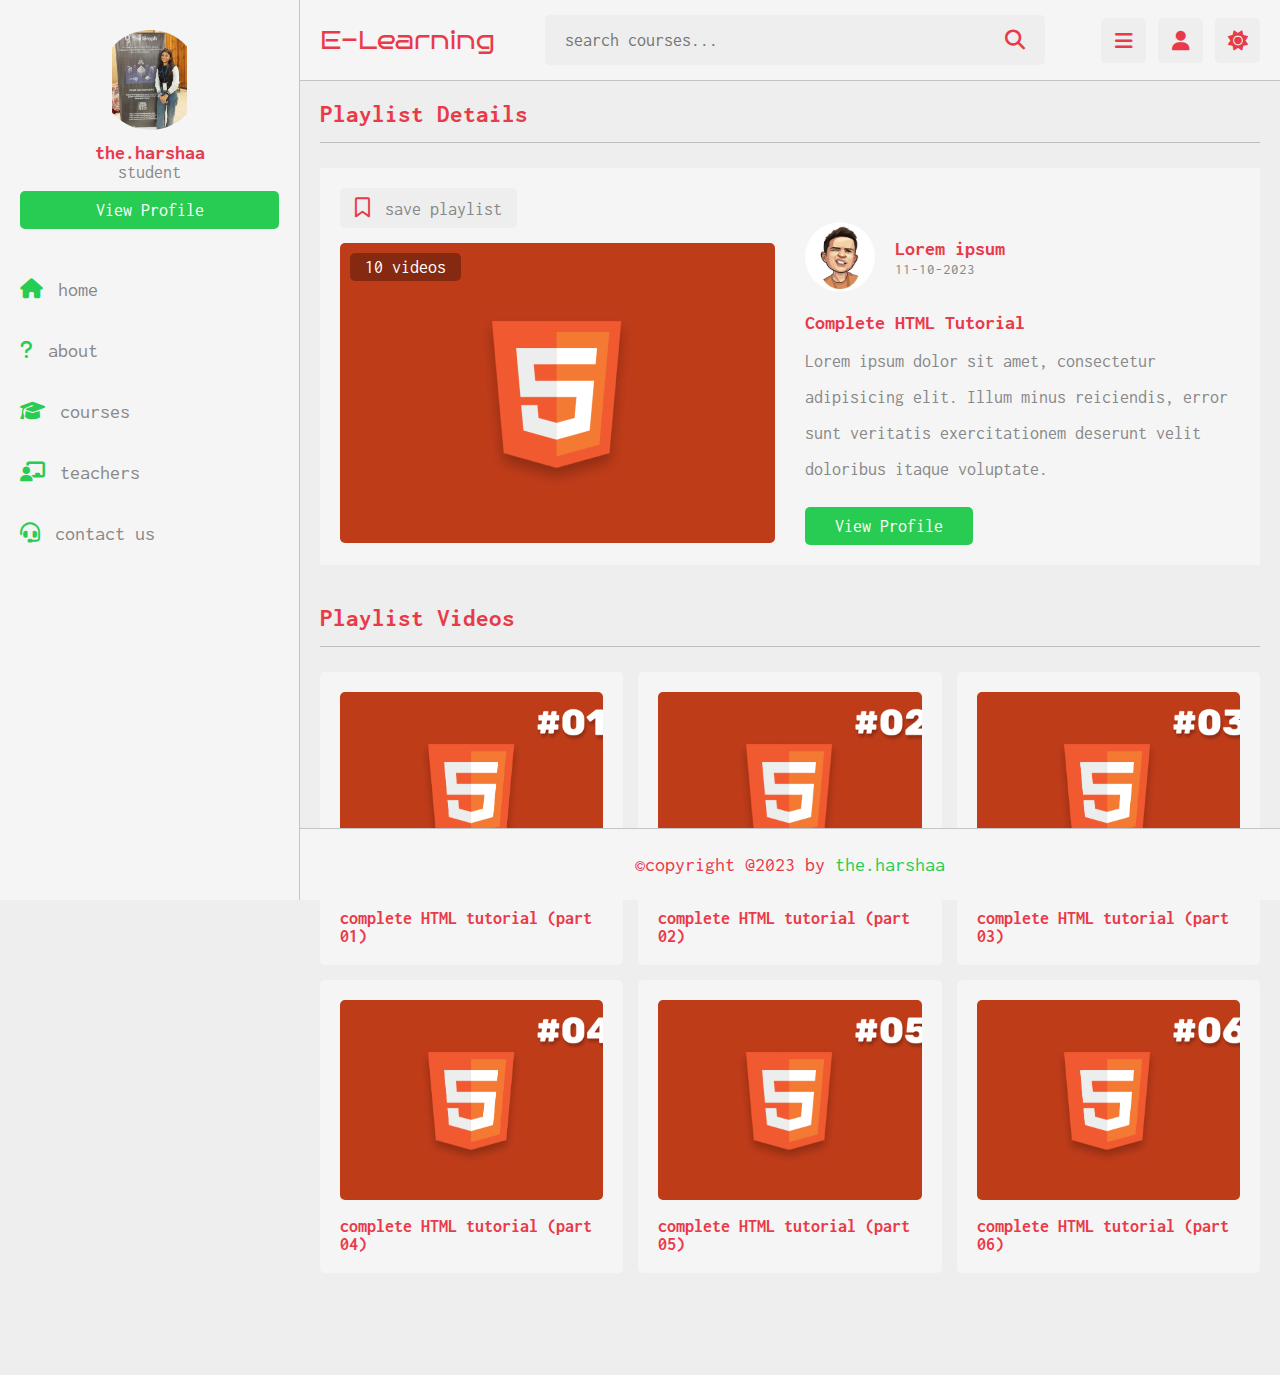
<file: playlist.html>
<!DOCTYPE html>
<html lang="en">
<head>
   <meta charset="UTF-8">
   <meta http-equiv="X-UA-Compatible" content="IE=edge">
   <meta name="viewport" content="width=device-width, initial-scale=1.0">
   <title>video playlist</title>

   <!-- font awesome cdn link  -->
   <link rel="stylesheet" href="https://cdnjs.cloudflare.com/ajax/libs/font-awesome/6.1.2/css/all.min.css">

   <!-- custom css file link  -->
   <link rel="stylesheet" href="css/style.css">
   <link rel="icon" type="image/x-icon" href="images/icon.png">

</head>
<body>

<header class="header">
   
   <section class="flex">

      <a href="index.html" class="logo">E-Learning</a>

      <form action="#" method="post" class="search-form">
         <input type="text" name="search_box" required placeholder="search courses..." maxlength="100">
         <button type="submit" class="fas fa-search"></button>
      </form>

      <div class="icons">
         <div id="menu-btn" class="fas fa-bars"></div>
         <div id="search-btn" class="fas fa-search"></div>
         <div id="user-btn" class="fas fa-user"></div>
         <div id="toggle-btn" class="fas fa-sun"></div>
      </div>

      <div class="profile">
         <img src="images/pic-1.jpg" class="image" alt="">
         <h3 class="name">the.harshaa</h3>
         <p class="role">student</p>
         <a href="profile.html" class="btn">view profile</a>
         <div class="flex-btn">
            <a href="login.html" class="option-btn">login</a>
            <a href="register.html" class="option-btn">register</a>
         </div>
      </div>

   </section>

</header>   

<div class="side-bar">

   <div id="close-btn">
      <i class="fas fa-times"></i>
   </div>

   <div class="profile">
      <img src="images/pic-1.jpg" class="image" alt="">
      <h3 class="name">the.harshaa</h3>
      <p class="role">student</p>
      <a href="profile.html" class="btn">view profile</a>
   </div>

   <nav class="navbar">
      <a href="index.html"><i class="fas fa-home"></i><span>home</span></a>
      <a href="about.html"><i class="fas fa-question"></i><span>about</span></a>
      <a href="courses.html"><i class="fas fa-graduation-cap"></i><span>courses</span></a>
      <a href="teachers.html"><i class="fas fa-chalkboard-user"></i><span>teachers</span></a>
      <a href="contact.html"><i class="fas fa-headset"></i><span>contact us</span></a>
   </nav>

</div>

<section class="playlist-details">

   <h1 class="heading">playlist details</h1>

   <div class="row">

      <div class="column">
         <form action="" method="post" class="save-playlist">
            <button type="submit"><i class="far fa-bookmark"></i> <span>save playlist</span></button>
         </form>
   
         <div class="thumb">
            <img src="images/thumb-1.png" alt="">
            <span>10 videos</span>
         </div>
      </div>
      <div class="column">
         <div class="tutor">
            <img src="images/pic-2.jpg" alt="">
            <div>
               <h3>Lorem ipsum </h3>
               <span>11-10-2023</span>
            </div>
         </div>
   
         <div class="details">
            <h3>complete HTML tutorial</h3>
            <p>Lorem ipsum dolor sit amet, consectetur adipisicing elit. Illum minus reiciendis, error sunt veritatis exercitationem deserunt velit doloribus itaque voluptate.</p>
            <a href="teacher_profile.html" class="inline-btn">view profile</a>
         </div>
      </div>
   </div>

</section>

<section class="playlist-videos">

   <h1 class="heading">playlist videos</h1>

   <div class="box-container">

      <a class="box" href="watch-video.html">
         <i class="fas fa-play"></i>
         <img src="images/post-1-1.png" alt="">
         <h3>complete HTML tutorial (part 01)</h3>
      </a>

      <a class="box" href="watch-video.html">
         <i class="fas fa-play"></i>
         <img src="images/post-1-2.png" alt="">
         <h3>complete HTML tutorial (part 02)</h3>
      </a>

      <a class="box" href="watch-video.html">
         <i class="fas fa-play"></i>
         <img src="images/post-1-3.png" alt="">
         <h3>complete HTML tutorial (part 03)</h3>
      </a>

      <a class="box" href="watch-video.html">
         <i class="fas fa-play"></i>
         <img src="images/post-1-4.png" alt="">
         <h3>complete HTML tutorial (part 04)</h3>
      </a>

      <a class="box" href="watch-video.html">
         <i class="fas fa-play"></i>
         <img src="images/post-1-5.png" alt="">
         <h3>complete HTML tutorial (part 05)</h3>
      </a>

      <a class="box" href="watch-video.html">
         <i class="fas fa-play"></i>
         <img src="images/post-1-6.png" alt="">
         <h3>complete HTML tutorial (part 06)</h3>
      </a>

   </div>

</section>

<footer class="footer">

   &copy;copyright @2023 by <span>the.harshaa</span>

</footer>

<!-- custom js file link  -->
<script src="js/script.js"></script>

   
</body>
</html>
</file>
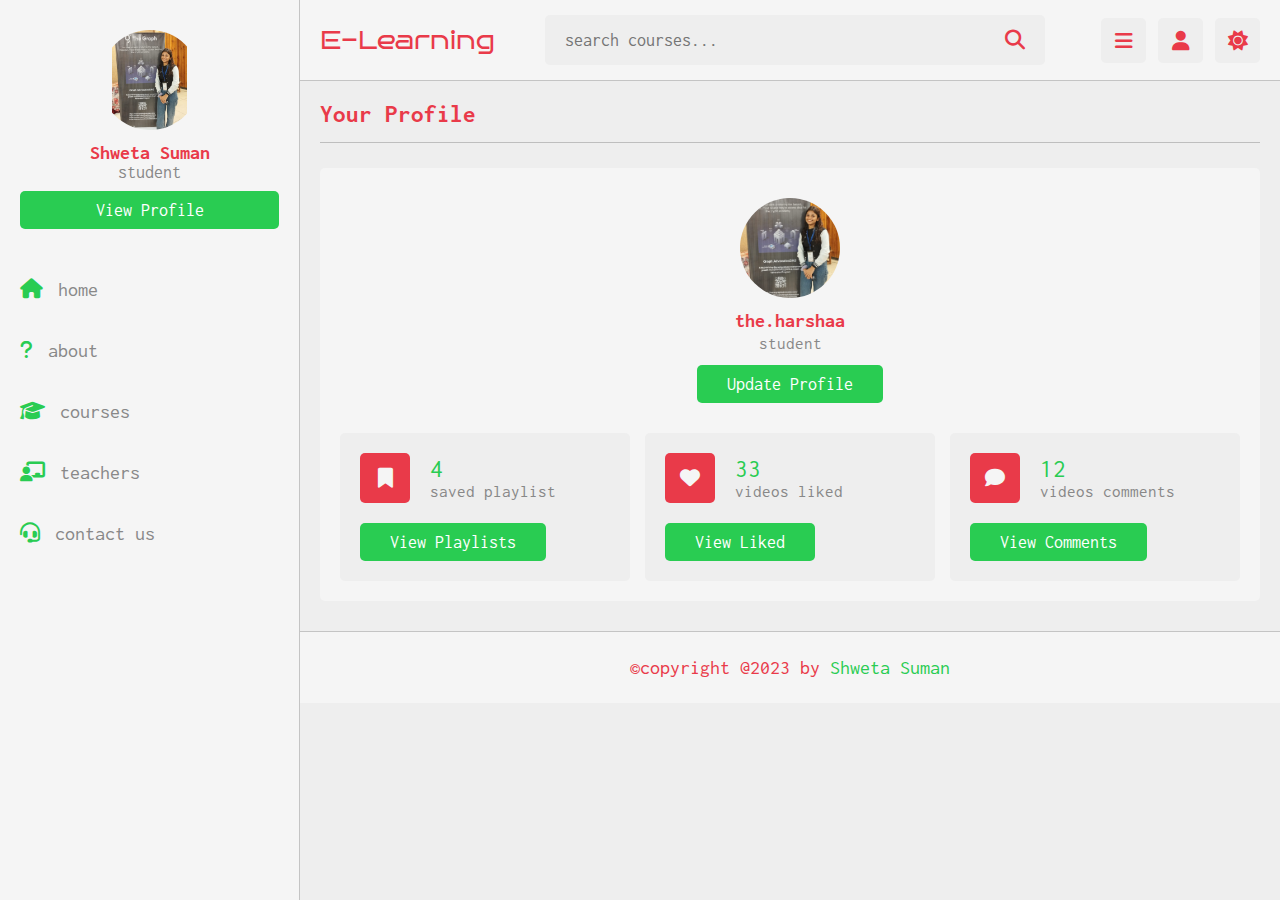
<file: profile.html>
<!DOCTYPE html>
<html lang="en">
<head>
   <meta charset="UTF-8">
   <meta http-equiv="X-UA-Compatible" content="IE=edge">
   <meta name="viewport" content="width=device-width, initial-scale=1.0">
   <title>profile</title>

   <!-- font awesome cdn link  -->
   <link rel="stylesheet" href="https://cdnjs.cloudflare.com/ajax/libs/font-awesome/6.1.2/css/all.min.css">

   <!-- custom css file link  -->
   <link rel="stylesheet" href="css/style.css">
   <link rel="icon" type="image/x-icon" href="images/icon.png">

</head>
<body>

<header class="header">
   
   <section class="flex">

      <a href="index.html" class="logo">E-Learning</a>

      <form action="#" method="post" class="search-form">
         <input type="text" name="search_box" required placeholder="search courses..." maxlength="100">
         <button type="submit" class="fas fa-search"></button>
      </form>

      <div class="icons">
         <div id="menu-btn" class="fas fa-bars"></div>
         <div id="search-btn" class="fas fa-search"></div>
         <div id="user-btn" class="fas fa-user"></div>
         <div id="toggle-btn" class="fas fa-sun"></div>
      </div>

      <div class="profile">
         <img src="images/pic-1.jpg" class="image" alt="">
         <h3 class="name">Shweta Suman</h3>
         <p class="role">student</p>
         <a href="profile.html" class="btn">view profile</a>
         <div class="flex-btn">
            <a href="login.html" class="option-btn">login</a>
            <a href="register.html" class="option-btn">register</a>
         </div>
      </div>

   </section>

</header>   

<div class="side-bar">

   <div id="close-btn">
      <i class="fas fa-times"></i>
   </div>

   <div class="profile">
      <img src="images/pic-1.jpg" class="image" alt="">
      <h3 class="name">Shweta Suman</h3>
      <p class="role">student</p>
      <a href="profile.html" class="btn">view profile</a>
   </div>

   <nav class="navbar">
      <a href="index.html"><i class="fas fa-home"></i><span>home</span></a>
      <a href="about.html"><i class="fas fa-question"></i><span>about</span></a>
      <a href="courses.html"><i class="fas fa-graduation-cap"></i><span>courses</span></a>
      <a href="teachers.html"><i class="fas fa-chalkboard-user"></i><span>teachers</span></a>
      <a href="contact.html"><i class="fas fa-headset"></i><span>contact us</span></a>
   </nav>

</div>

<section class="user-profile">

   <h1 class="heading">your profile</h1>

   <div class="info">

      <div class="user">
         <img src="images/pic-1.jpg" alt="">
         <h3>the.harshaa</h3>
         <p>student</p>
         <a href="update.html" class="inline-btn">update profile</a>
      </div>
   
      <div class="box-container">
   
         <div class="box">
            <div class="flex">
               <i class="fas fa-bookmark"></i>
               <div>
                  <span>4</span>
                  <p>saved playlist</p>
               </div>
            </div>
            <a href="#" class="inline-btn">view playlists</a>
         </div>
   
         <div class="box">
            <div class="flex">
               <i class="fas fa-heart"></i>
               <div>
                  <span>33</span>
                  <p>videos liked</p>
               </div>
            </div>
            <a href="#" class="inline-btn">view liked</a>
         </div>
   
         <div class="box">
            <div class="flex">
               <i class="fas fa-comment"></i>
               <div>
                  <span>12</span>
                  <p>videos comments</p>
               </div>
            </div>
            <a href="#" class="inline-btn">view comments</a>
         </div>
   
      </div>
   </div>

</section>

<footer class="footer">

   &copy;copyright @2023 by <span>Shweta Suman</span>

</footer>

<!-- custom js file link  -->
<script src="js/script.js"></script>

   
</body>
</html>
</file>
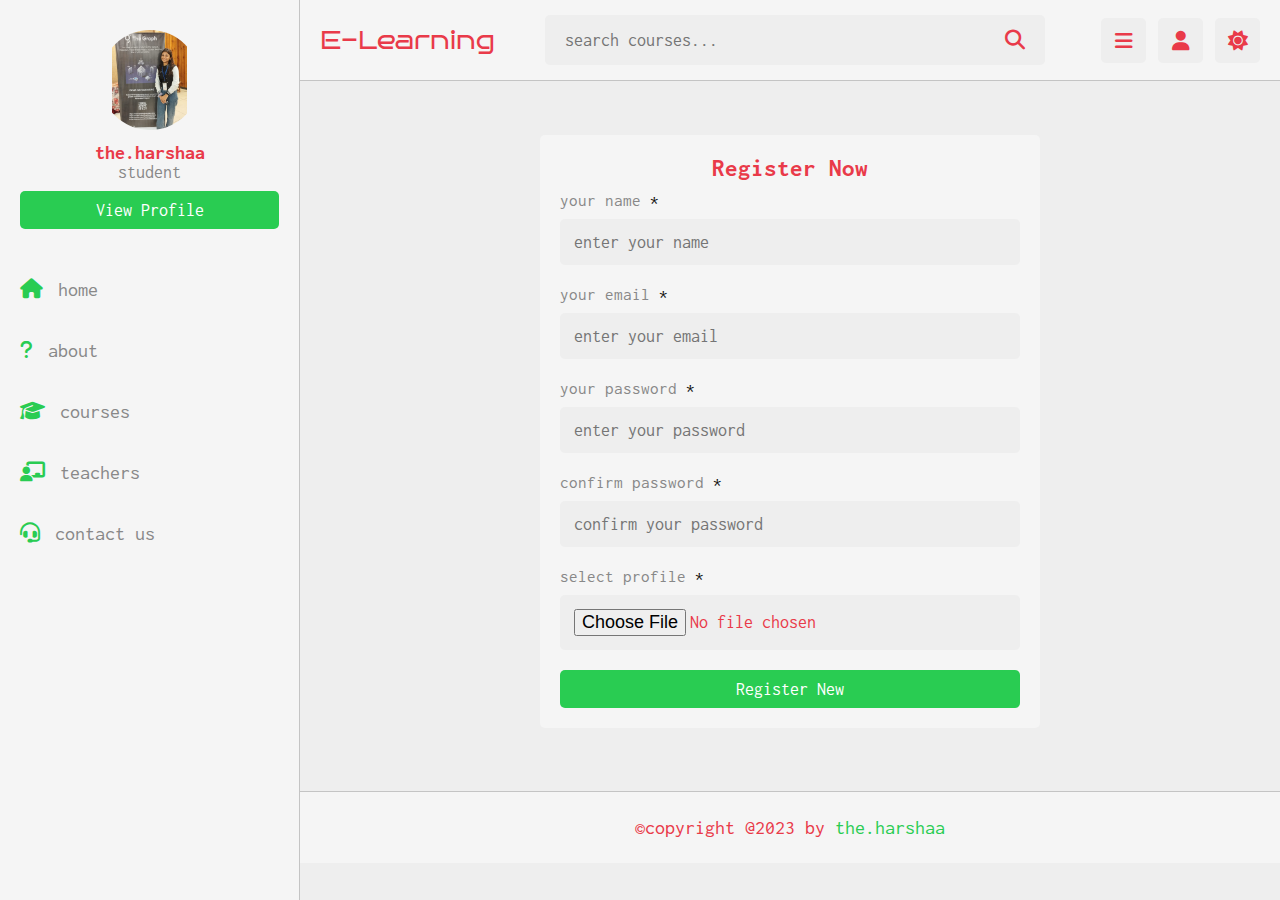
<file: register.html>
<!DOCTYPE html>
<html lang="en">
<head>
   <meta charset="UTF-8">
   <meta http-equiv="X-UA-Compatible" content="IE=edge">
   <meta name="viewport" content="width=device-width, initial-scale=1.0">
   <title>register</title>

   <!-- font awesome cdn link  -->
   <link rel="stylesheet" href="https://cdnjs.cloudflare.com/ajax/libs/font-awesome/6.1.2/css/all.min.css">

   <!-- custom css file link  -->
   <link rel="stylesheet" href="css/style.css">
   <link rel="icon" type="image/x-icon" href="images/icon.png">

</head>
<body>

<header class="header">
   
   <section class="flex">

      <a href="index.html" class="logo">E-Learning</a>

      <form action="#" method="post" class="search-form">
         <input type="text" name="search_box" required placeholder="search courses..." maxlength="100">
         <button type="submit" class="fas fa-search"></button>
      </form>

      <div class="icons">
         <div id="menu-btn" class="fas fa-bars"></div>
         <div id="search-btn" class="fas fa-search"></div>
         <div id="user-btn" class="fas fa-user"></div>
         <div id="toggle-btn" class="fas fa-sun"></div>
      </div>

      <div class="profile">
         <img src="images/pic-1.jpg" class="image" alt="">
         <h3 class="name">the.harshaa</h3>
         <p class="role">student</p>
         <a href="profile.html" class="btn">view profile</a>
         <div class="flex-btn">
            <a href="login.html" class="option-btn">login</a>
            <a href="register.html" class="option-btn">register</a>
         </div>
      </div>

   </section>

</header>   

<div class="side-bar">

   <div id="close-btn">
      <i class="fas fa-times"></i>
   </div>

   <div class="profile">
      <img src="images/pic-1.jpg" class="image" alt="">
      <h3 class="name">the.harshaa</h3>
      <p class="role">student</p>
      <a href="profile.html" class="btn">view profile</a>
   </div>

   <nav class="navbar">
      <a href="index.html"><i class="fas fa-home"></i><span>home</span></a>
      <a href="about.html"><i class="fas fa-question"></i><span>about</span></a>
      <a href="courses.html"><i class="fas fa-graduation-cap"></i><span>courses</span></a>
      <a href="teachers.html"><i class="fas fa-chalkboard-user"></i><span>teachers</span></a>
      <a href="contact.html"><i class="fas fa-headset"></i><span>contact us</span></a>
   </nav>

</div>

<section class="form-container">

   <form action="" method="post" enctype="multipart/form-data">
      <h3>register now</h3>
      <p>your name <span>*</span></p>
      <input type="text" name="name" placeholder="enter your name" required maxlength="50" class="box">
      <p>your email <span>*</span></p>
      <input type="email" name="email" placeholder="enter your email" required maxlength="50" class="box">
      <p>your password <span>*</span></p>
      <input type="password" name="pass" placeholder="enter your password" required maxlength="20" class="box">
      <p>confirm password <span>*</span></p>
      <input type="password" name="c_pass" placeholder="confirm your password" required maxlength="20" class="box">
      <p>select profile <span>*</span></p>
      <input type="file" accept="image/*" required class="box">
      <input type="submit" value="register new" name="submit" class="btn">
   </form>

</section>

<footer class="footer">

   &copy;copyright @2023 by <span>the.harshaa</span>

</footer>

<!-- custom js file link  -->
<script src="js/script.js"></script>

   
</body>
</html>
</file>
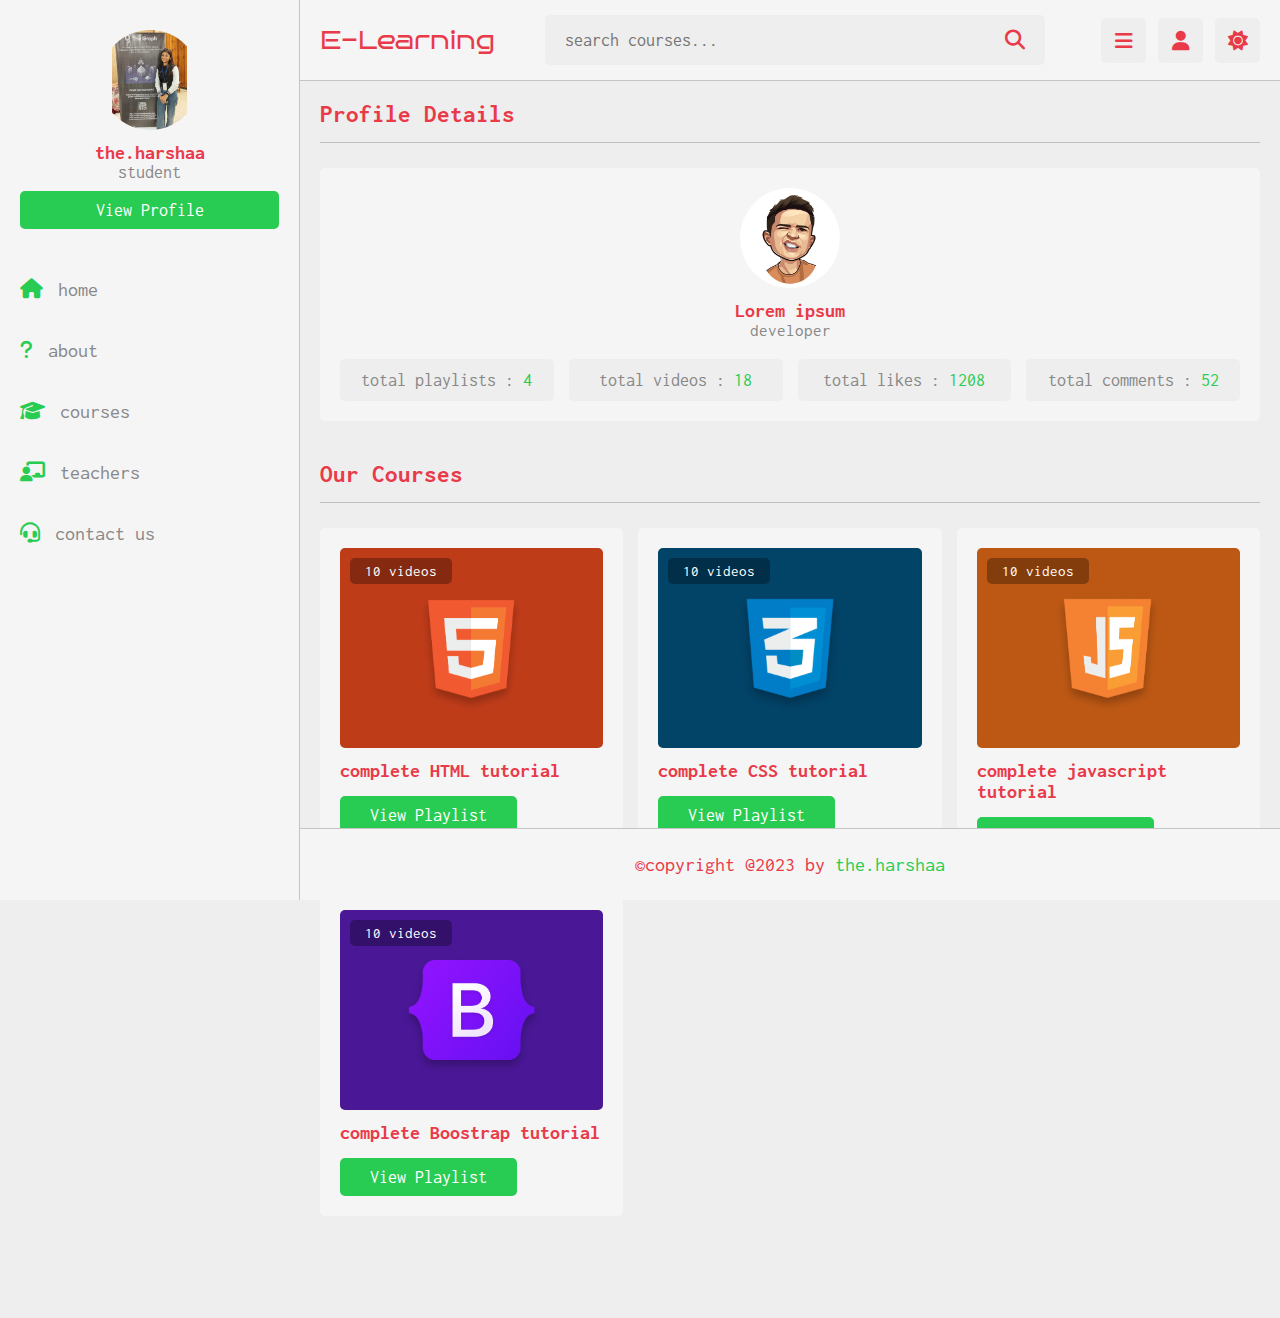
<file: teacher_profile.html>
<!DOCTYPE html>
<html lang="en">
<head>
   <meta charset="UTF-8">
   <meta http-equiv="X-UA-Compatible" content="IE=edge">
   <meta name="viewport" content="width=device-width, initial-scale=1.0">
   <title>tutor profile</title>

   <!-- font awesome cdn link  -->
   <link rel="stylesheet" href="https://cdnjs.cloudflare.com/ajax/libs/font-awesome/6.1.2/css/all.min.css">

   <!-- custom css file link  -->
   <link rel="stylesheet" href="css/style.css">
   <link rel="icon" type="image/x-icon" href="images/icon.png">

</head>
<body>

<header class="header">
   
   <section class="flex">

      <a href="#" class="logo">E-Learning</a>

      <form action="search.html" method="post" class="search-form">
         <input type="text" name="search_box" required placeholder="search courses..." maxlength="100">
         <button type="submit" class="fas fa-search"></button>
      </form>

      <div class="icons">
         <div id="menu-btn" class="fas fa-bars"></div>
         <div id="search-btn" class="fas fa-search"></div>
         <div id="user-btn" class="fas fa-user"></div>
         <div id="toggle-btn" class="fas fa-sun"></div>
      </div>

      <div class="profile">
         <img src="images/pic-1.jpg" class="image" alt="">
         <h3 class="name">the.harshaa</h3>
         <p class="role">student</p>
         <a href="profile.html" class="btn">view profile</a>
         <div class="flex-btn">
            <a href="login.html" class="option-btn">login</a>
            <a href="register.html" class="option-btn">register</a>
         </div>
      </div>

   </section>

</header>   

<div class="side-bar">

   <div id="close-btn">
      <i class="fas fa-times"></i>
   </div>

   <div class="profile">
      <img src="images/pic-1.jpg" class="image" alt="">
      <h3 class="name">the.harshaa</h3>
      <p class="role">student</p>
      <a href="profile.html" class="btn">view profile</a>
   </div>

   <nav class="navbar">
      <a href="index.html"><i class="fas fa-home"></i><span>home</span></a>
      <a href="about.html"><i class="fas fa-question"></i><span>about</span></a>
      <a href="courses.html"><i class="fas fa-graduation-cap"></i><span>courses</span></a>
      <a href="teachers.html"><i class="fas fa-chalkboard-user"></i><span>teachers</span></a>
      <a href="contact.html"><i class="fas fa-headset"></i><span>contact us</span></a>
   </nav>

</div>

<section class="teacher-profile">

   <h1 class="heading">profile details</h1>

   <div class="details">
      <div class="tutor">
         <img src="images/pic-2.jpg" alt="">
         <h3>Lorem ipsum </h3>
         <span>developer</span>
      </div>
      <div class="flex">
         <p>total playlists : <span>4</span></p>
         <p>total videos : <span>18</span></p>
         <p>total likes : <span>1208</span></p>
         <p>total comments : <span>52</span></p>
      </div>
   </div>

</section>

<section class="courses">

   <h1 class="heading">our courses</h1>

   <div class="box-container">

      <div class="box">
         <div class="thumb">
            <img src="images/thumb-1.png" alt="">
            <span>10 videos</span>
         </div>
         <h3 class="title">complete HTML tutorial</h3>
         <a href="playlist.html" class="inline-btn">view playlist</a>
      </div>

      <div class="box">
         <div class="thumb">
            <img src="images/thumb-2.png" alt="">
            <span>10 videos</span>
         </div>
         <h3 class="title">complete CSS tutorial</h3>
         <a href="playlist.html" class="inline-btn">view playlist</a>
      </div>

      <div class="box">
         <div class="thumb">
            <img src="images/thumb-3.png" alt="">
            <span>10 videos</span>
         </div>
         <h3 class="title">complete javascript tutorial</h3>
         <a href="playlist.html" class="inline-btn">view playlist</a>
      </div>

      <div class="box">
         <div class="thumb">
            <img src="images/thumb-4.png" alt="">
            <span>10 videos</span>
         </div>
         <h3 class="title">complete Boostrap tutorial</h3>
         <a href="playlist.html" class="inline-btn">view playlist</a>
      </div>

   </div>

</section>

<footer class="footer">

   &copy;copyright @2023 by <span>the.harshaa</span>
   
</footer>

<!-- custom js file link  -->
<script src="js/script.js"></script>

   
</body>
</html>
</file>
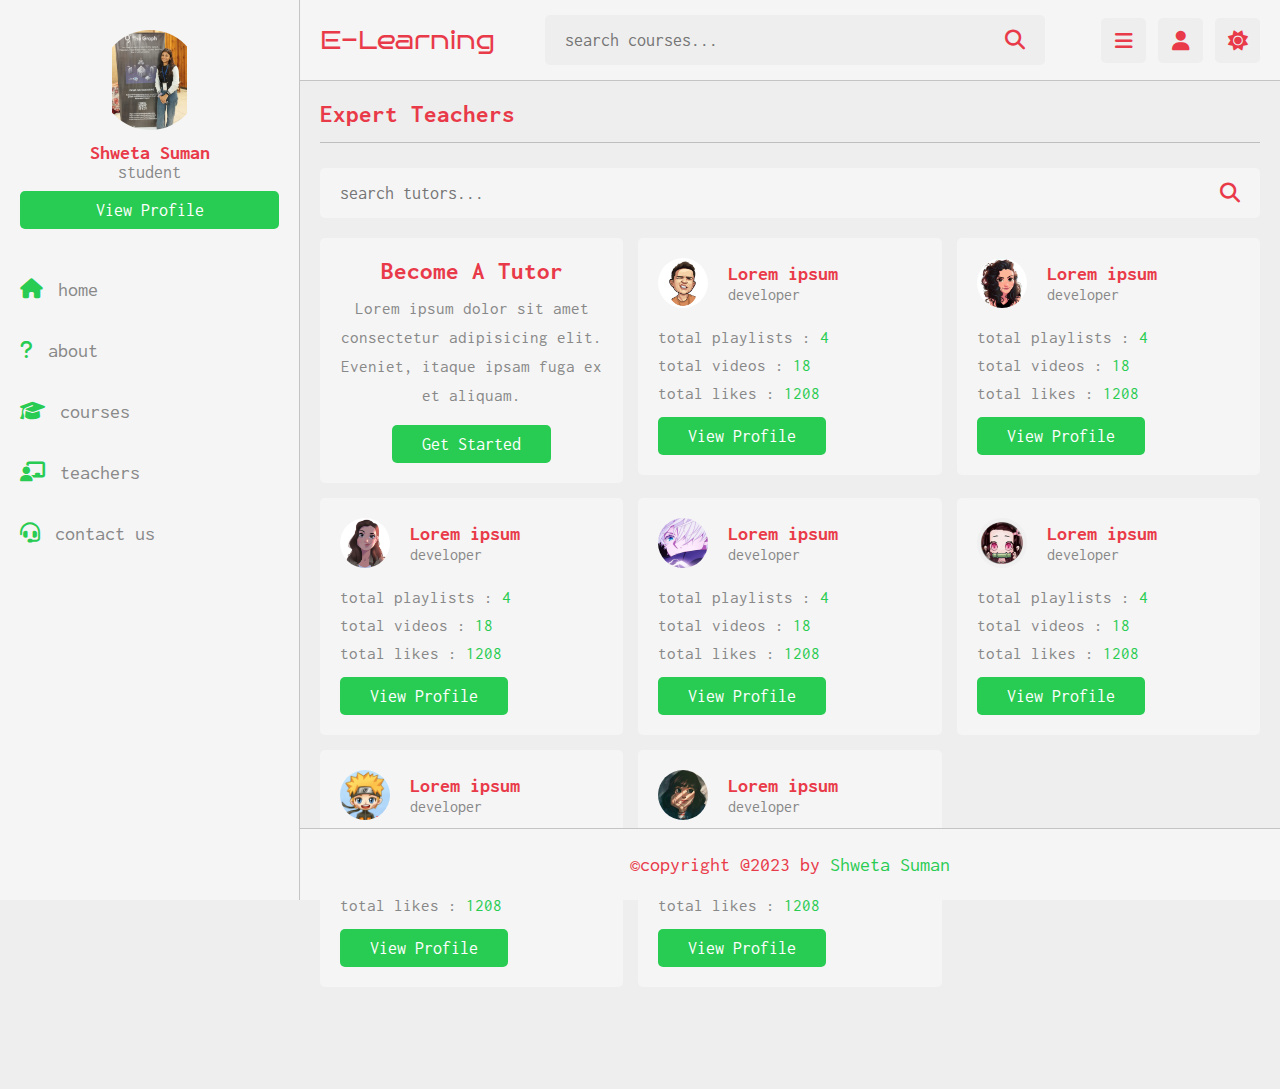
<file: teachers.html>
<!DOCTYPE html>
<html lang="en">
<head>
   <meta charset="UTF-8">
   <meta http-equiv="X-UA-Compatible" content="IE=edge">
   <meta name="viewport" content="width=device-width, initial-scale=1.0">
   <title>teachers</title>

   <!-- font awesome cdn link  -->
   <link rel="stylesheet" href="https://cdnjs.cloudflare.com/ajax/libs/font-awesome/6.1.2/css/all.min.css">

   <!-- custom css file link  -->
   <link rel="stylesheet" href="css/style.css">
   <link rel="icon" type="image/x-icon" href="images/icon.png">

</head>
<body>

<header class="header">
   
   <section class="flex">

      <a href="index.html" class="logo">E-Learning</a>

      <form action="#" method="post" class="search-form">
         <input type="text" name="search_box" required placeholder="search courses..." maxlength="100">
         <button type="submit" class="fas fa-search"></button>
      </form>

      <div class="icons">
         <div id="menu-btn" class="fas fa-bars"></div>
         <div id="search-btn" class="fas fa-search"></div>
         <div id="user-btn" class="fas fa-user"></div>
         <div id="toggle-btn" class="fas fa-sun"></div>
      </div>

      <div class="profile">
         <img src="images/pic-1.jpg" class="image" alt="">
         <h3 class="name">Shweta Suman</h3>
         <p class="role">student</p>
         <a href="profile.html" class="btn">view profile</a>
         <div class="flex-btn">
            <a href="login.html" class="option-btn">login</a>
            <a href="register.html" class="option-btn">register</a>
         </div>
      </div>

   </section>

</header>   

<div class="side-bar">

   <div id="close-btn">
      <i class="fas fa-times"></i>
   </div>

   <div class="profile">
      <img src="images/pic-1.jpg" class="image" alt="">
      <h3 class="name">Shweta Suman</h3>
      <p class="role">student</p>
      <a href="profile.html" class="btn">view profile</a>
   </div>

   <nav class="navbar">
      <a href="index.html"><i class="fas fa-home"></i><span>home</span></a>
      <a href="about.html"><i class="fas fa-question"></i><span>about</span></a>
      <a href="courses.html"><i class="fas fa-graduation-cap"></i><span>courses</span></a>
      <a href="teachers.html"><i class="fas fa-chalkboard-user"></i><span>teachers</span></a>
      <a href="contact.html"><i class="fas fa-headset"></i><span>contact us</span></a>
   </nav>

</div>

<section class="teachers">

   <h1 class="heading">expert teachers</h1>

   <form action="" method="post" class="search-tutor">
      <input type="text" name="search_box" placeholder="search tutors..." required maxlength="100">
      <button type="submit" class="fas fa-search" name="search_tutor"></button>
   </form>

   <div class="box-container">

      <div class="box offer">
         <h3>become a tutor</h3>
         <p>Lorem ipsum dolor sit amet consectetur adipisicing elit. Eveniet, itaque ipsam fuga ex et aliquam.</p>
         <a href="register.html" class="inline-btn">get started</a>
      </div>

      <div class="box">
         <div class="tutor">
            <img src="images/pic-2.jpg" alt="">
            <div>
               <h3>Lorem ipsum </h3>
               <span>developer</span>
            </div>
         </div>
         <p>total playlists : <span>4</span></p>
         <p>total videos : <span>18</span></p>
         <p>total likes : <span>1208</span></p>
         <a href="teacher_profile.html" class="inline-btn">view profile</a>
      </div>

      <div class="box">
         <div class="tutor">
            <img src="images/pic-3.jpg" alt="">
            <div>
               <h3>Lorem ipsum </h3>
               <span>developer</span>
            </div>
         </div>
         <p>total playlists : <span>4</span></p>
         <p>total videos : <span>18</span></p>
         <p>total likes : <span>1208</span></p>
         <a href="teacher_profile.html" class="inline-btn">view profile</a>
      </div>

      <div class="box">
         <div class="tutor">
            <img src="images/pic-4.jpg" alt="">
            <div>
               <h3>Lorem ipsum </h3>
               <span>developer</span>
            </div>
         </div>
         <p>total playlists : <span>4</span></p>
         <p>total videos : <span>18</span></p>
         <p>total likes : <span>1208</span></p>
         <a href="teacher_profile.html" class="inline-btn">view profile</a>
      </div>

      <div class="box">
         <div class="tutor">
            <img src="images/pic-5.jpg" alt="">
            <div>
               <h3>Lorem ipsum </h3>
               <span>developer</span>
            </div>
         </div>
         <p>total playlists : <span>4</span></p>
         <p>total videos : <span>18</span></p>
         <p>total likes : <span>1208</span></p>
         <a href="teacher_profile.html" class="inline-btn">view profile</a>
      </div>

      <div class="box">
         <div class="tutor">
            <img src="images/pic-6.jpg" alt="">
            <div>
               <h3>Lorem ipsum </h3>
               <span>developer</span>
            </div>
         </div>
         <p>total playlists : <span>4</span></p>
         <p>total videos : <span>18</span></p>
         <p>total likes : <span>1208</span></p>
         <a href="teacher_profile.html" class="inline-btn">view profile</a>
      </div>

      <div class="box">
         <div class="tutor">
            <img src="images/pic-7.jpg" alt="">
            <div>
               <h3>Lorem ipsum </h3>
               <span>developer</span>
            </div>
         </div>
         <p>total playlists : <span>4</span></p>
         <p>total videos : <span>18</span></p>
         <p>total likes : <span>1208</span></p>
         <a href="teacher_profile.html" class="inline-btn">view profile</a>
      </div>

      <div class="box">
         <div class="tutor">
            <img src="images/pic-8.jpg" alt="">
            <div>
               <h3>Lorem ipsum </h3>
               <span>developer</span>
            </div>
         </div>
         <p>total playlists : <span>4</span></p>
         <p>total videos : <span>18</span></p>
         <p>total likes : <span>1208</span></p>
         <a href="teacher_profile.html" class="inline-btn">view profile</a>
      </div>

   </div>

</section>

<footer class="footer">

   &copy;copyright @2023 by <span>Shweta Suman</span>

</footer>

<!-- custom js file link  -->
<script src="js/script.js"></script>

   
</body>
</html>
</file>
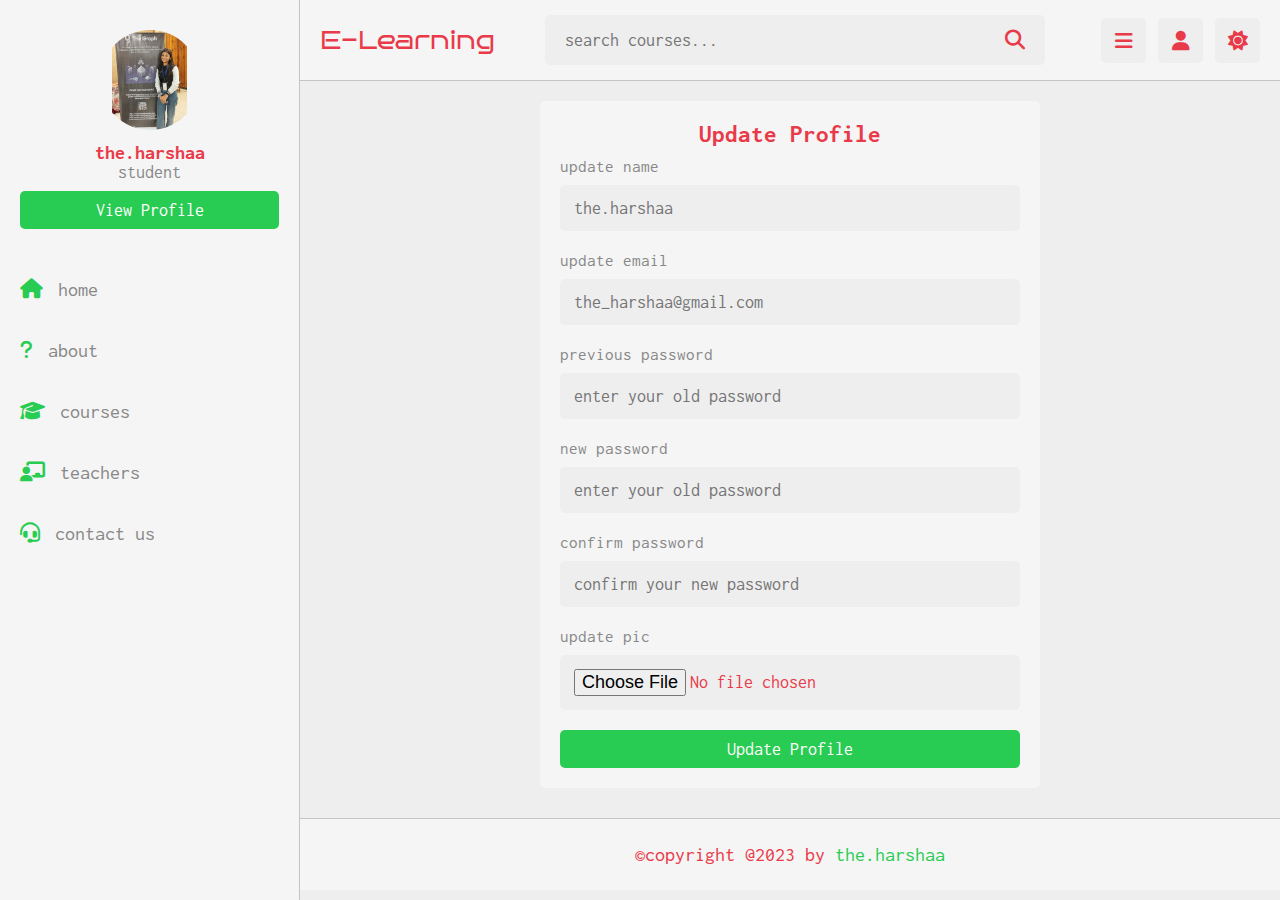
<file: update.html>
<!DOCTYPE html>
<html lang="en">
<head>
   <meta charset="UTF-8">
   <meta http-equiv="X-UA-Compatible" content="IE=edge">
   <meta name="viewport" content="width=device-width, initial-scale=1.0">
   <title>update</title>

   <!-- font awesome cdn link  -->
   <link rel="stylesheet" href="https://cdnjs.cloudflare.com/ajax/libs/font-awesome/6.1.2/css/all.min.css">

   <!-- custom css file link  -->
   <link rel="stylesheet" href="css/style.css">
   <link rel="icon" type="image/x-icon" href="images/icon.png">

</head>
<body>

<header class="header">
   
   <section class="flex">

      <a href="index.html" class="logo">E-Learning</a>

      <form action="#" method="post" class="search-form">
         <input type="text" name="search_box" required placeholder="search courses..." maxlength="100">
         <button type="submit" class="fas fa-search"></button>
      </form>

      <div class="icons">
         <div id="menu-btn" class="fas fa-bars"></div>
         <div id="search-btn" class="fas fa-search"></div>
         <div id="user-btn" class="fas fa-user"></div>
         <div id="toggle-btn" class="fas fa-sun"></div>
      </div>

      <div class="profile">
         <img src="images/pic-1.jpg" class="image" alt="">
         <h3 class="name">the.harshaa</h3>
         <p class="role">student</p>
         <a href="profile.html" class="btn">view profile</a>
         <div class="flex-btn">
            <a href="login.html" class="option-btn">login</a>
            <a href="register.html" class="option-btn">register</a>
         </div>
      </div>

   </section>

</header>   

<div class="side-bar">

   <div id="close-btn">
      <i class="fas fa-times"></i>
   </div>

   <div class="profile">
      <img src="images/pic-1.jpg" class="image" alt="">
      <h3 class="name">the.harshaa</h3>
      <p class="role">student</p>
      <a href="profile.html" class="btn">view profile</a>
   </div>

   <nav class="navbar">
      <a href="index.html"><i class="fas fa-home"></i><span>home</span></a>
      <a href="about.html"><i class="fas fa-question"></i><span>about</span></a>
      <a href="courses.html"><i class="fas fa-graduation-cap"></i><span>courses</span></a>
      <a href="teachers.html"><i class="fas fa-chalkboard-user"></i><span>teachers</span></a>
      <a href="contact.html"><i class="fas fa-headset"></i><span>contact us</span></a>
   </nav>

</div>

<section class="form-container">

   <form action="" method="post" enctype="multipart/form-data">
      <h3>update profile</h3>
      <p>update name</p>
      <input type="text" name="name" placeholder="the.harshaa" maxlength="50" class="box">
      <p>update email</p>
      <input type="email" name="email" placeholder="the_harshaa@gmail.com" maxlength="50" class="box">
      <p>previous password</p>
      <input type="password" name="old_pass" placeholder="enter your old password" maxlength="20" class="box">
      <p>new password</p>
      <input type="password" name="new_pass" placeholder="enter your old password" maxlength="20" class="box">
      <p>confirm password</p>
      <input type="password" name="c_pass" placeholder="confirm your new password" maxlength="20" class="box">
      <p>update pic</p>
      <input type="file" accept="image/*" class="box">
      <input type="submit" value="update profile" name="submit" class="btn">
   </form>

</section>

<footer class="footer">

   &copy;copyright @2023 by <span>the.harshaa</span>

</footer>

<!-- custom js file link  -->
<script src="js/script.js"></script>

   
</body>
</html>
</file>
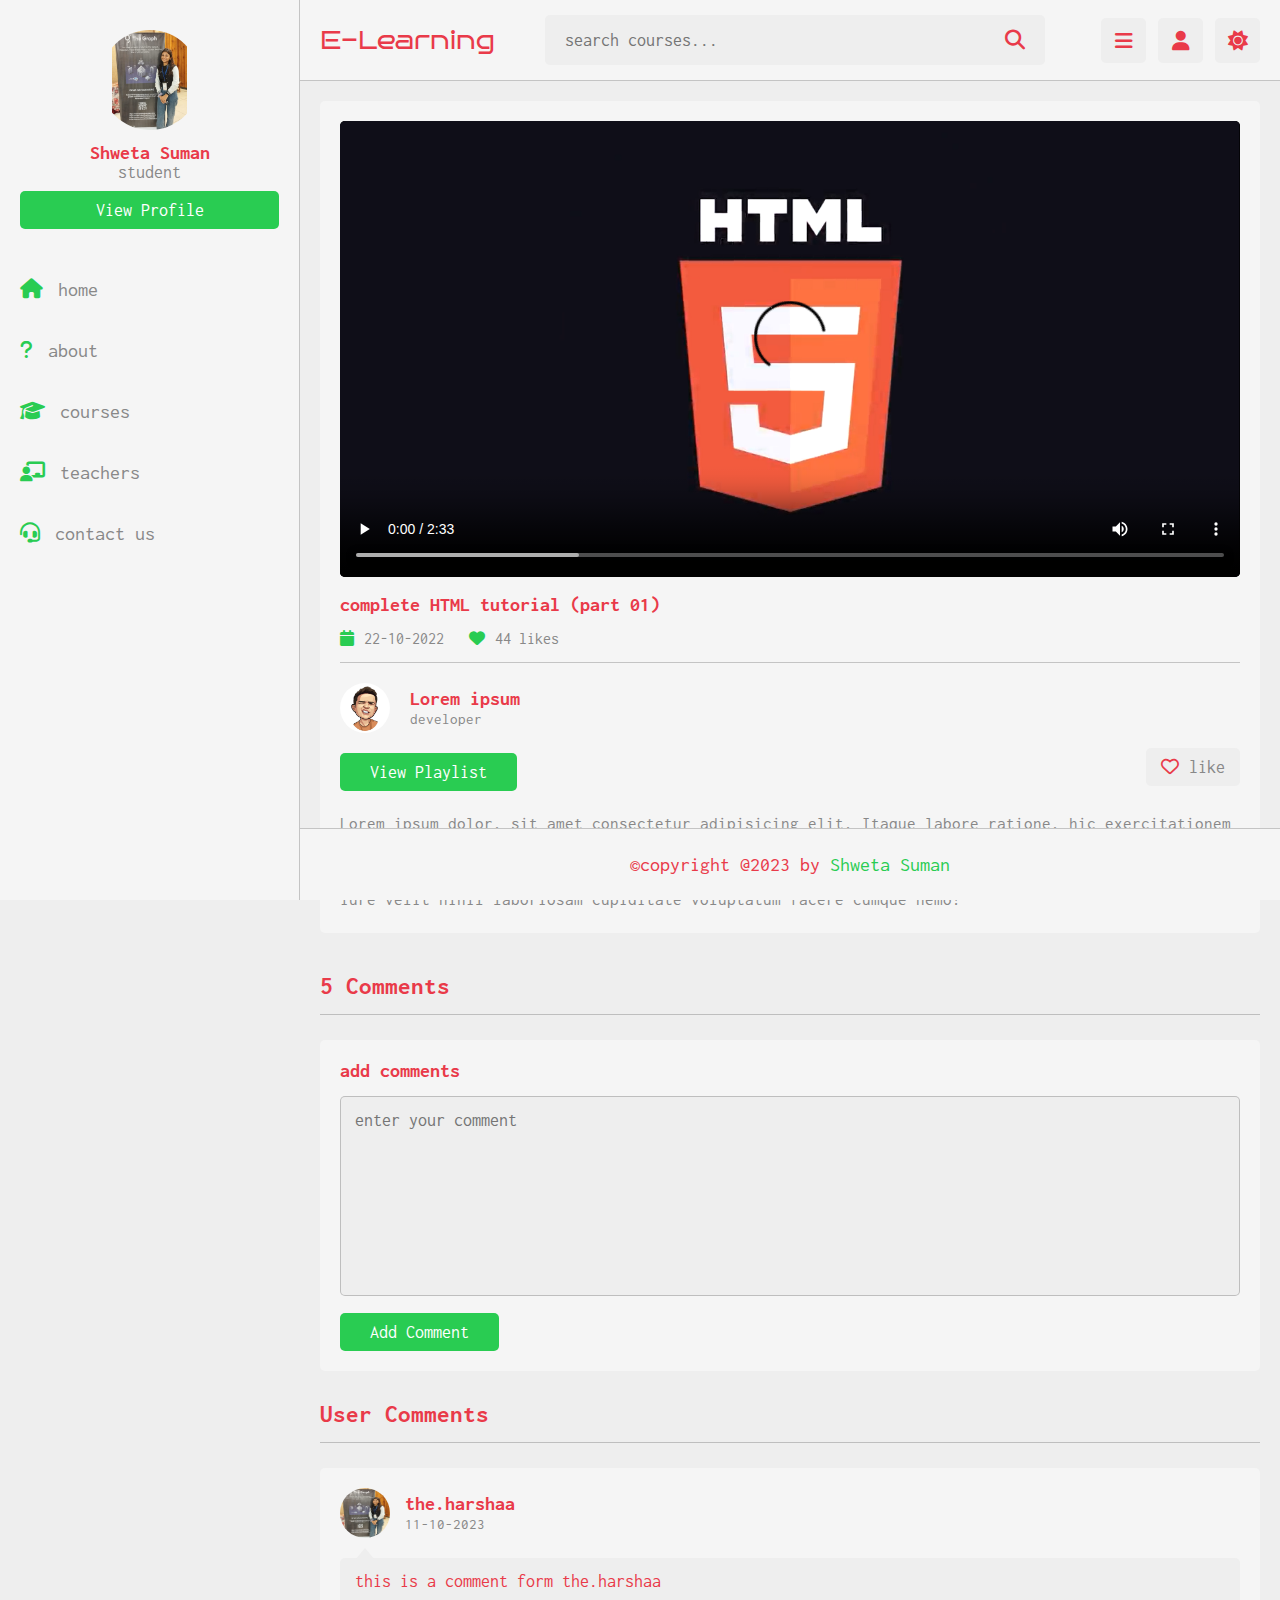
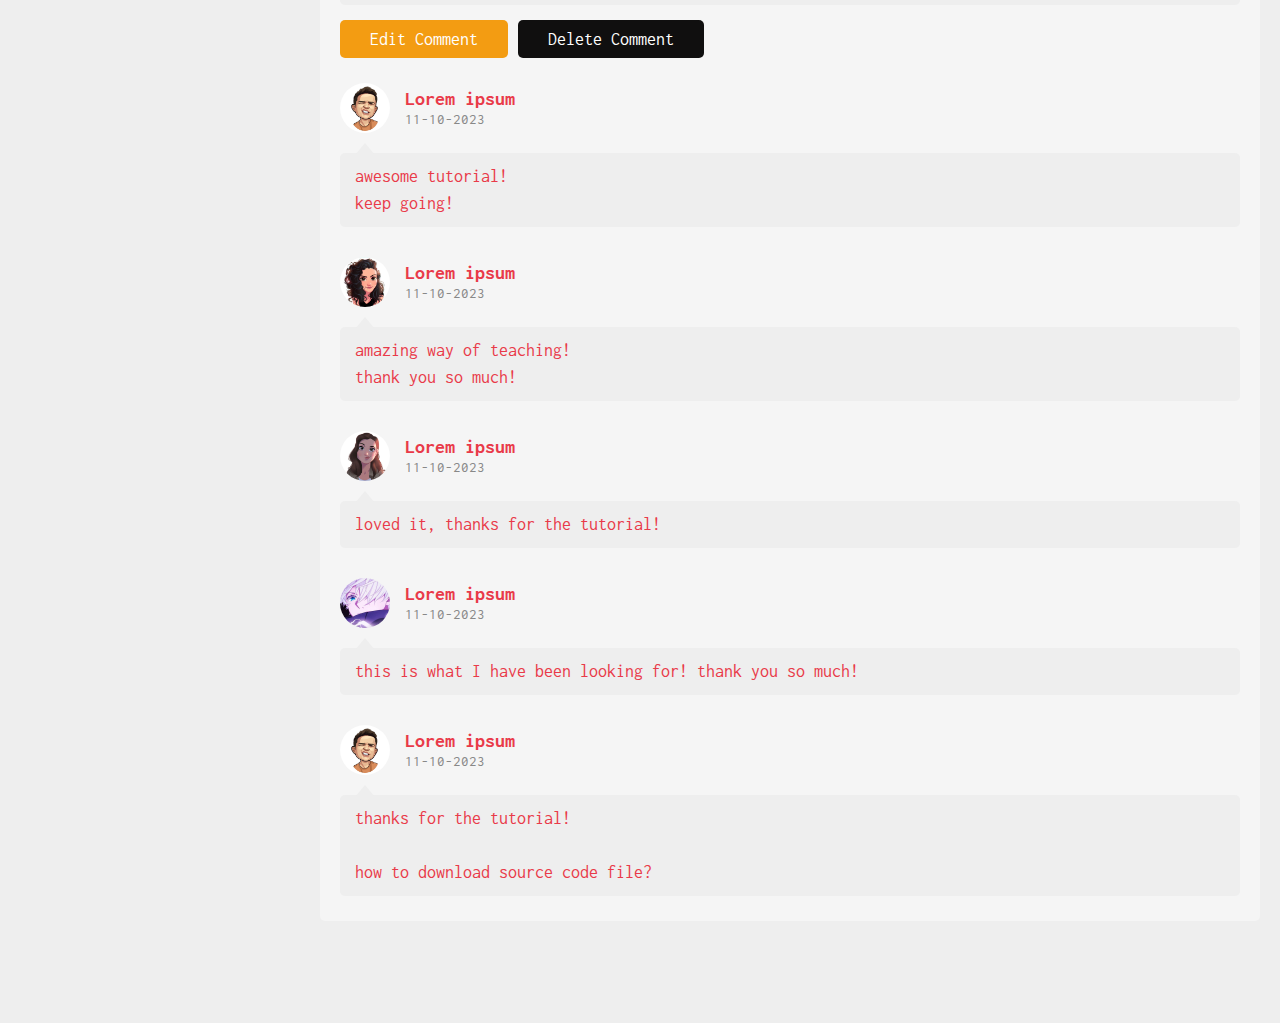
<file: watch-video.html>
<!DOCTYPE html>
<html lang="en">
<head>
   <meta charset="UTF-8">
   <meta http-equiv="X-UA-Compatible" content="IE=edge">
   <meta name="viewport" content="width=device-width, initial-scale=1.0">
   <title>watch</title>

   <!-- font awesome cdn link  -->
   <link rel="stylesheet" href="https://cdnjs.cloudflare.com/ajax/libs/font-awesome/6.1.2/css/all.min.css">

   <!-- custom css file link  -->
   <link rel="stylesheet" href="css/style.css">
   <link rel="icon" type="image/x-icon" href="images/icon.png">

</head>
<body>

<header class="header">
   
   <section class="flex">

      <a href="index.html" class="logo">E-Learning</a>

      <form action="#" method="post" class="search-form">
         <input type="text" name="search_box" required placeholder="search courses..." maxlength="100">
         <button type="submit" class="fas fa-search"></button>
      </form>

      <div class="icons">
         <div id="menu-btn" class="fas fa-bars"></div>
         <div id="search-btn" class="fas fa-search"></div>
         <div id="user-btn" class="fas fa-user"></div>
         <div id="toggle-btn" class="fas fa-sun"></div>
      </div>

      <div class="profile">
         <img src="images/pic-1.jpg" class="image" alt="">
         <h3 class="name">Shweta Suman</h3>
         <p class="role">student</p>
         <a href="profile.html" class="btn">view profile</a>
         <div class="flex-btn">
            <a href="login.html" class="option-btn">login</a>
            <a href="register.html" class="option-btn">register</a>
         </div>
      </div>

   </section>

</header>   

<div class="side-bar">

   <div id="close-btn">
      <i class="fas fa-times"></i>
   </div>

   <div class="profile">
      <img src="images/pic-1.jpg" class="image" alt="">
      <h3 class="name">Shweta Suman</h3>
      <p class="role">student</p>
      <a href="profile.html" class="btn">view profile</a>
   </div>

   <nav class="navbar">
      <a href="index.html"><i class="fas fa-home"></i><span>home</span></a>
      <a href="about.html"><i class="fas fa-question"></i><span>about</span></a>
      <a href="courses.html"><i class="fas fa-graduation-cap"></i><span>courses</span></a>
      <a href="teachers.html"><i class="fas fa-chalkboard-user"></i><span>teachers</span></a>
      <a href="contact.html"><i class="fas fa-headset"></i><span>contact us</span></a>
   </nav>

</div>

<section class="watch-video">

   <div class="video-container">
      <div class="video">
         <video src="images/vid-1.mp4" controls poster="images/poster.png" id="video"></video>
      </div>
      <h3 class="title">complete HTML tutorial (part 01)</h3>
      <div class="info">
         <p class="date"><i class="fas fa-calendar"></i><span>22-10-2022</span></p>
         <p class="date"><i class="fas fa-heart"></i><span>44 likes</span></p>
      </div>
      <div class="tutor">
         <img src="images/pic-2.jpg" alt="">
         <div>
            <h3>Lorem ipsum </h3>
            <span>developer</span>
         </div>
      </div>
      <form action="" method="post" class="flex">
         <a href="playlist.html" class="inline-btn">view playlist</a>
         <button><i class="far fa-heart"></i><span>like</span></button>
      </form>
      <p class="description">
         Lorem ipsum dolor, sit amet consectetur adipisicing elit. Itaque labore ratione, hic exercitationem mollitia obcaecati culpa dolor placeat provident porro.
         Lorem, ipsum dolor sit amet consectetur adipisicing elit. Aliquid iure autem non fugit sint. A, sequi rerum architecto dolor fugiat illo, iure velit nihil laboriosam cupiditate voluptatum facere cumque nemo!
      </p>
   </div>

</section>

<section class="comments">

   <h1 class="heading">5 comments</h1>

   <form action="" class="add-comment">
      <h3>add comments</h3>
      <textarea name="comment_box" placeholder="enter your comment" required maxlength="1000" cols="30" rows="10"></textarea>
      <input type="submit" value="add comment" class="inline-btn" name="add_comment">
   </form>

   <h1 class="heading">user comments</h1>

   <div class="box-container">

      <div class="box">
         <div class="user">
            <img src="images/pic-1.jpg" alt="">
            <div>
               <h3>the.harshaa</h3>
               <span>11-10-2023</span>
            </div>
         </div>
         <div class="comment-box">this is a comment form the.harshaa</div>
         <form action="" class="flex-btn">
            <input type="submit" value="edit comment" name="edit_comment" class="inline-option-btn">
            <input type="submit" value="delete comment" name="delete_comment" class="inline-delete-btn">
         </form>
      </div>

      <div class="box">
         <div class="user">
            <img src="images/pic-2.jpg" alt="">
            <div>
               <h3>Lorem ipsum </h3>
               <span>11-10-2023</span>
            </div>
         </div>
         <div class="comment-box">awesome tutorial!
            keep going!</div>
      </div>

      <div class="box">
         <div class="user">
            <img src="images/pic-3.jpg" alt="">
            <div>
               <h3>Lorem ipsum </h3>
               <span>11-10-2023</span>
            </div>
         </div>
         <div class="comment-box">amazing way of teaching!
            thank you so much!
         </div>
      </div>

      <div class="box">
         <div class="user">
            <img src="images/pic-4.jpg" alt="">
            <div>
               <h3>Lorem ipsum </h3>
               <span>11-10-2023</span>
            </div>
         </div>
         <div class="comment-box">loved it, thanks for the tutorial!</div>
      </div>

      <div class="box">
         <div class="user">
            <img src="images/pic-5.jpg" alt="">
            <div>
               <h3>Lorem ipsum </h3>
               <span>11-10-2023</span>
            </div>
         </div>
         <div class="comment-box">this is what I have been looking for! thank you so much!</div>
      </div>

      <div class="box">
         <div class="user">
            <img src="images/pic-2.jpg" alt="">
            <div>
               <h3>Lorem ipsum </h3>
               <span>11-10-2023</span>
            </div>
         </div>
         <div class="comment-box">thanks for the tutorial!

            how to download source code file?
         </div>
      </div>

   </div>

</section>

<footer class="footer">

   &copy;copyright @2023 by <span>Shweta Suman</span>

</footer>

<!-- custom js file link  -->
<script src="js/script.js"></script>
   
</body>
</html>
</file>
<file: css/style.css>
@import url('https://fonts.googleapis.com/css2?family=Bruno+Ace&family=Inconsolata:wght@200;300;400;500;600;700;800;900&display=swap');
:root{
   --main-color: #29cc52;
   --red:#100f0f;
   --orange:#f39c12;
   --light-color:#888;
   --light-bg:#eee;
   --black: #e93a49;
   --white:whitesmoke;
   --border:.1rem solid rgba(0,0,0,.2);
}

*{
   font-family: 'Inconsolata', monospace;
   margin:0; padding:0;
   box-sizing: border-box;
   outline: none; border:none;
   text-decoration: none;
}

*::selection{
   background-color: var(--main-color);
   color:#fff;
}

html{
   font-size: 62.5%;
   overflow-x: hidden;
}

html::-webkit-scrollbar{
   width: 1rem;
   height: .5rem;
}

html::-webkit-scrollbar-track{
   background-color: transparent;
}

html::-webkit-scrollbar-thumb{
   background-color: var(--main-color);
}

body{
   background-color: var(--light-bg);
   padding-left: 30rem;
}

body.dark{
   --light-color:#aaa;
   --light-bg:#333;
   --black:#fff;
   --white:#222;
   --border:.1rem solid rgba(255,255,255,.2);
}

body.active{
   padding-left: 0;
}

section{
   padding:2rem;
   margin: 0 auto;
   max-width: 1200px;
}

.heading{
   font-size: 2.5rem;
   color:var(--black);
   margin-bottom: 2.5rem;
   border-bottom: var(--border);
   padding-bottom: 1.5rem;
   text-transform: capitalize;
}

.inline-btn,
.inline-option-btn,
.inline-delete-btn,
.btn,
.delete-btn,
.option-btn{
   border-radius: .5rem;
   color:#fff;
   font-size: 1.8rem;
   cursor: pointer;
   text-transform: capitalize;
   padding:1rem 3rem;
   text-align: center;
   margin-top: 1rem;
}

.btn,
.delete-btn,
.option-btn{
   display: block;
   width: 100%;
}

.inline-btn,
.inline-option-btn,
.inline-delete-btn{
   display: inline-block;
}

.btn,
.inline-btn{
   background-color: var(--main-color);
}

.option-btn,
.inline-option-btn{
   background-color:var(--orange);
}

.delete-btn,
.inline-delete-btn{
   background-color: var(--red);
}

.inline-btn:hover,
.inline-option-btn:hover,
.inline-delete-btn:hover,
.btn:hover,
.delete-btn:hover,
.option-btn:hover{
   background-color: var(--black);
   color: var(--white);
}

.flex-btn{
   display: flex;
   gap: 1rem;
}

.header{
   position: sticky;
   top:0; left:0; right: 0;
   background-color: var(--white);
   z-index: 1000;
   border-bottom: var(--border);
}

.header .flex{
   display: flex;
   align-items: center;
   justify-content: space-between;
   position: relative;
   padding: 1.5rem 2rem;
}

.header .flex .logo{
   font-size: 2.5rem;
   color: var(--black);
   font-family:  'Bruno Ace', cursive;
}

.header .flex .search-form{
   width: 50rem;
   border-radius: .5rem;
   background-color: var(--light-bg);
   padding:1.5rem 2rem;
   display: flex;
   gap:2rem;

}

.header .flex .search-form input{
   width: 100%;
   font-size: 1.8rem;
   color:var(--black);
   background:none;
}

.header .flex .search-form button{
   background:none;
   font-size: 2rem;
   cursor: pointer;
   color:var(--black);
}

.header .flex .search-form button:hover{
   color: var(--main-color);
}

.header .flex .icons div{
   font-size: 2rem;
   color:var(--black);
   background-color: var(--light-bg);
   border-radius: .5rem;
   height: 4.5rem;
   width: 4.5rem;
   line-height: 4.5rem;
   cursor: pointer;
   text-align: center;
   margin-left: .7rem;
}

.header .flex .icons div:hover{
   background-color: var(--black);
   color:var(--white);
}

.header .flex .profile{
   position: absolute;
   top:120%; right: 2rem;
   background-color: var(--white);
   border-radius: .5rem;
   padding: 1.5rem;
   text-align: center;
   overflow: hidden;
   transform-origin: top right;
   transform: scale(0);
   transition: .2s linear;
   width: 30rem;
}

.header .flex .profile.active{
   transform: scale(1);
}

.header .flex .profile .image{
   height: 10rem;
   width: 10rem;
   border-radius: 50%;
   object-fit: contain;
   margin-bottom: 1rem;
}

.header .flex .profile .name{
   font-size: 2rem;
   color:var(--black);
   overflow: hidden;
   text-overflow: ellipsis;
   white-space: nowrap;
}

.header .flex .profile .role{
   font-size: 1.8rem;
   color: var(--light-color);
}

#search-btn{
   display: none;
}

.side-bar{
   position: fixed;
   top: 0; left: 0;
   width: 30rem;
   background-color: var(--white);
   height: 100vh;
   border-right: var(--border);
   z-index: 1200;
}

.side-bar #close-btn{
   text-align: right;
   padding: 2rem;
   display: none;
}

.side-bar #close-btn i{
   text-align: right;
   font-size: 2.5rem;
   background:var(--red);
   border-radius: .5rem;
   color:var(--white);
   cursor: pointer;
   height: 4.5rem;
   width: 4.5rem;
   line-height: 4.5rem;
   text-align: center;
}

.side-bar #close-btn i:hover{
   background-color: var(--black);
}

.side-bar .profile{
   padding:3rem 2rem;
   text-align: center;
}

.side-bar .profile .image{
   height: 10rem;
   width: 10rem;
   border-radius: 50%;
   object-fit: contain;
   margin-bottom: 1rem;
}

.side-bar .profile .name{
   font-size: 2rem;
   color:var(--black);
   overflow: hidden;
   text-overflow: ellipsis;
   white-space: nowrap;
}

.side-bar .profile .role{
   font-size: 1.8rem;
   color: var(--light-color);
}

.side-bar .navbar a{
   display: block;
   padding: 2rem;
   font-size: 2rem;
}

.side-bar .navbar a i{
   margin-right: 1.5rem;
   color:var(--main-color);
   transition: .2s linear;
}

.side-bar .navbar a span{
   color:var(--light-color);
}

.side-bar .navbar a:hover{
   background-color: var(--light-bg);
}

.side-bar .navbar a:hover i{
   margin-right: 2.5rem;
}

.side-bar.active{
   left: -30rem;
}

.home-grid .box-container{
   display: grid;
   grid-template-columns: repeat(auto-fit, 27.5rem);
   gap:1.5rem;
   justify-content: center;
   align-items: flex-start;
}

.home-grid .box-container .box{
   background-color: var(--white);
   border-radius: .5rem;
   padding:2rem;
}

.home-grid .box-container .box .title{
   font-size: 2rem;
   color: var(--black);
   text-transform: capitalize;
}

.home-grid .box-container .box .flex{
   display: flex;
   flex-wrap: wrap;
   gap: 1.5rem;
   margin-top: 2rem;
}

.home-grid .box-container .flex a{
   background-color: var(--light-bg);
   border-radius: .5rem;
   padding: 1rem 1.5rem;
   font-size: 1.5rem;
}

.home-grid .box-container .flex a i{
   margin-right: 1rem;
   color:var(--black);
}

.home-grid .box-container .flex a span{
   color:var(--light-color);
}

.home-grid .box-container .flex a:hover{
   background-color: var(--black);
}

.home-grid .box-container .flex a:hover span{
   color:var(--white);
}

.home-grid .box-container .flex a:hover i{
   color:var(--white);
}

.home-grid .box-container .tutor{
   padding: 1rem 0;
   font-size: 1.8rem;
   color:var(--light-color);
   line-height: 2;
}

.home-grid .box-container .likes{
   color:var(--light-color);
   font-size: 1.7rem;
   margin-top: 1.5rem;
}

.home-grid .box-container .likes span{
   color:var(--main-color);
}

.about .row{
   display: flex;
   align-items: center;
   flex-wrap: wrap;
   gap:1.5rem;
}

.about .row .image{
   flex: 1 1 40rem;
}

.about .row .image img{
   width: 100%;
   height: 50rem;
}

.about .row .content{
   flex: 1 1 40rem;
}

.about .row .content p{
   font-size: 1.7rem;
   line-height: 2;
   color: var(--light-color);
   padding: 1rem 0;
}

.about .row .content h3{
   font-size: 3rem;
   color:var(--black);
   text-transform: capitalize;
}

.about .box-container{
   display: grid;
   grid-template-columns: repeat(auto-fit, minmax(27rem, 1fr));
   gap:1.5rem;
   justify-content: center;
   align-items: flex-start;
   margin-top: 3rem;
}

.about .box-container .box{
   border-radius: .5rem;
   background-color: var(--white);
   padding: 2rem;
   display: flex;
   align-items: center;
   gap: 2.5rem;
}

.about .box-container .box i{
   font-size: 4rem;
   color: var(--main-color);
}

.about .box-container .box h3{
   font-size: 2.5rem;
   color: var(--black);
   margin-bottom: .3rem;
}

.about .box-container .box p{
   font-size: 1.7rem;
   color:var(--light-color);
}

.reviews .box-container{
   display: grid;
   grid-template-columns: repeat(auto-fit, minmax(30rem, 1fr));
   gap:1.5rem;
   justify-content: center;
   align-items: flex-start;
}

.reviews .box-container .box{
   border-radius: .5rem;
   background-color: var(--white);
   padding: 2rem;
}

.reviews .box-container .box p{
   line-height: 1.7;
   font-size: 1.7rem;
   color: var(--light-color);
}

.reviews .box-container .box .student{
   margin-top: 2rem;
   display: flex;
   align-items: center;
   gap: 1.5rem;
}

.reviews .box-container .box .student img{
   height: 5rem;
   width: 5rem;
   object-fit: cover;
   border-radius: 50%;
}

.reviews .box-container .box .student h3{
   font-size: 2rem;
   color: var(--black);
   margin-bottom: .3rem;
}

.reviews .box-container .box .student .stars{
   font-size: 1.5rem;
   color:var(--orange);
}

.courses .box-container{
   display: grid;
   grid-template-columns: repeat(auto-fit, minmax(30rem, 1fr));
   gap:1.5rem;
   justify-content: center;
   align-items: flex-start;
}

.courses .box-container .box{
   border-radius: .5rem;
   background-color: var(--white);
   padding: 2rem;
}

.courses .box-container .box .tutor{
   display: flex;
   align-items: center;
   gap: 1.5rem;
   margin-bottom: 2.5rem;
}

.courses .box-container .box .tutor img{
   height: 5rem;
   width: 5rem;
   border-radius: 50%;
   object-fit: cover;
}

.courses .box-container .box .tutor h3{
   font-size: 1.8rem;
   color: var(--black);
   margin-bottom: .2rem;
}

.courses .box-container .box .tutor span{
   font-size: 1.3rem;
   color:var(--light-color);
}

.courses .box-container .box .thumb{
   position: relative;
}

.courses .box-container .box .thumb span{
   position: absolute;
   top:1rem; left: 1rem;
   border-radius: .5rem;
   padding: .5rem 1.5rem;
   background-color: rgba(0,0,0,.3);
   color: #fff;
   font-size: 1.5rem;
}

.courses .box-container .box .thumb img{
   width: 100%;
   height: 20rem;
   object-fit: cover;
   border-radius: .5rem;
}

.courses .box-container .box .title{
   font-size: 2rem;
   color: var(--black);
   padding-bottom: .5rem;
   padding-top: 1rem;
}

.courses .more-btn{
   text-align: center;
   margin-top: 2rem;
}

.playlist-details .row{
   display: flex;
   align-items: flex-end;
   gap:3rem;
   flex-wrap: wrap;
   background-color: var(--white);
   padding: 2rem;
}

.playlist-details .row .column{
   flex: 1 1 40rem;
}

.playlist-details .row .column .save-playlist{
   margin-bottom: 1.5rem;
}

.playlist-details .row .column .save-playlist button{
   border-radius: .5rem;
   background-color: var(--light-bg);
   padding:1rem 1.5rem;
   cursor: pointer;
}

.playlist-details .row .column .save-playlist button i{
   font-size: 2rem;
   color:var(--black);
   margin-right: .8rem;
}

.playlist-details .row .column .save-playlist button span{
   font-size: 1.8rem;
   color:var(--light-color);
}

.playlist-details .row .column .save-playlist button:hover{
   background-color: var(--black);
}

.playlist-details .row .column .save-playlist button:hover i{
   color:var(--white);
}

.playlist-details .row .column .save-playlist button:hover span{
   color:var(--white);
}

.playlist-details .row .column .thumb{
   position: relative;
}

.playlist-details .row .column .thumb span{
   font-size: 1.8rem;
   color: #fff;
   background-color: rgba(0,0,0,.3);
   border-radius: .5rem;
   position: absolute;
   top: 1rem; left: 1rem;
   padding: .5rem 1.5rem;
}

.playlist-details .row .column .thumb img{
   height: 30rem;
   width: 100%;
   object-fit: cover;
   border-radius: .5rem;
}

.playlist-details .row .column .tutor{
   display: flex;
   align-items: center;
   gap: 2rem;
   margin-bottom: 2rem;
}

.playlist-details .row .column .tutor img{
   height: 7rem;
   width: 7rem;
   border-radius: 50%;
   object-fit: cover;
}

.playlist-details .row .column .tutor h3{
   font-size: 2rem;
   color:var(--black);
   margin-bottom: .2rem;
}

.playlist-details .row .column .tutor span{
   font-size: 1.5rem;
   color: var(--light-color);
}

.playlist-details .row .column .details h3{
   font-size: 2rem;
   color: var(--black);
   text-transform: capitalize;
}

.playlist-details .row .column .details p{
   padding: 1rem 0;
   line-height: 2;
   font-size: 1.8rem;
   color: var(--light-color);
}

.playlist-videos .box-container{
   display: grid;
   grid-template-columns: repeat(auto-fit, minmax(30rem, 1fr));
   gap:1.5rem;
   justify-content: center;
   align-items: flex-start;
}

.playlist-videos .box-container .box{
   background-color: var(--white);
   border-radius: .5rem;
   padding: 2rem;
   position: relative;
}

.playlist-videos .box-container .box i{
   position: absolute;
   top: 2rem; left: 2rem; right: 2rem;
   height: 20rem;
   border-radius: .5rem;
   background-color: rgba(0,0,0,.3);
   display: flex;
   align-items: center;
   justify-content: center;
   font-size: 5rem;
   color: #fff;
   display: none;
}

.playlist-videos .box-container .box:hover i{
   display: flex;
}

.playlist-videos .box-container .box img{
   width: 100%;
   height: 20rem;
   object-fit: cover;
   border-radius: .5rem;
}

.playlist-videos .box-container .box h3{
   margin-top: 1.5rem;
   font-size: 1.8rem;
   color: var(--black);
}

.playlist-videos .box-container .box:hover h3{
   color: var(--main-color);
}

.watch-video .video-container{
   background-color: var(--white);
   border-radius: .5rem;
   padding: 2rem;
}

.watch-video .video-container .video{
   position: relative;
   margin-bottom: 1.5rem;
}

.watch-video .video-container .video video{
   border-radius: .5rem;
   width: 100%;
   object-fit: contain;
   background-color: #000;
}

.watch-video .video-container .title{
   font-size: 2rem;
   color: var(--black);
}

.watch-video .video-container .info{
   display: flex;
   margin-top: 1.5rem;
   margin-bottom: 2rem;
   border-bottom: var(--border);
   padding-bottom: 1.5rem;
   gap: 2.5rem;
   align-items: center;
}

.watch-video .video-container .info p{
   font-size: 1.6rem;
}

.watch-video .video-container .info p span{
   color: var(--light-color);
}

.watch-video .video-container .info i{
   margin-right: 1rem;
   color: var(--main-color);
}

.watch-video .video-container .tutor{
   display: flex;
   align-items: center;
   gap: 2rem;
   margin-bottom: 1rem;
}

.watch-video .video-container .tutor img{
   border-radius: 50%;
   height: 5rem;
   width: 5rem;
   object-fit: cover;
}

.watch-video .video-container .tutor h3{
   font-size: 2rem;
   color: var(--black);
   margin-bottom: .2rem;
}

.watch-video .video-container .tutor span{
   font-size: 1.5rem;
   color: var(--light-color);
}

.watch-video .video-container .flex{
   display: flex;
   align-items: center;
   justify-content: space-between;
   gap: 1.5rem;
}

.watch-video .video-container .flex button{
   border-radius: .5rem;
   padding: 1rem 1.5rem;
   font-size: 1.8rem;
   cursor: pointer;
   background-color: var(--light-bg);
}

.watch-video .video-container .flex button i{
   margin-right: 1rem;
   color: var(--black);
}

.watch-video .video-container .flex button span{
   color: var(--light-color);
}

.watch-video .video-container .flex button:hover{
   background-color: var(--black);
}

.watch-video .video-container .flex button:hover i{
   color: var(--white);
}

.watch-video .video-container .flex button:hover span{
   color: var(--white);
}

.watch-video .video-container .description{
   line-height: 1.5;
   font-size: 1.7rem;
   color: var(--light-color);
   margin-top: 2rem;
}

.comments .add-comment{
   background-color: var(--white);
   border-radius: .5rem;
   padding: 2rem;
   margin-bottom: 3rem;
}

.comments .add-comment h3{
   font-size: 2rem;
   color: var(--black);
   margin-bottom: 1rem;
}

.comments .add-comment textarea{
   height: 20rem;
   resize: none;
   background-color: var(--light-bg);
   border-radius: .5rem;
   border: var(--border);
   padding: 1.4rem;
   font-size: 1.8rem;
   color: var(--black);
   width: 100%;
   margin: .5rem 0;
}

.comments .box-container{
   display: grid;
   gap: 2.5rem;
   background-color: var(--white);
   padding: 2rem;
   border-radius: .5rem;
}

.comments .box-container .box .user{
   display: flex;
   align-items: center;
   gap: 1.5rem;
   margin-bottom: 2rem;
}

.comments .box-container .box .user img{
   height: 5rem;
   width: 5rem;
   border-radius: 50%;
}

.comments .box-container .box .user h3{
   font-size: 2rem;
   color: var(--black);
   margin-bottom: .2rem;
}

.comments .box-container .box .user span{
   font-size: 1.5rem;
   color: var(--light-color);
}

.comments .box-container .box .comment-box{
   border-radius: .5rem;
   background-color: var(--light-bg);
   padding:1rem 1.5rem;
   white-space: pre-line;
   margin: .5rem 0;
   font-size: 1.8rem;
   color: var(--black);
   line-height: 1.5;
   position: relative;
   z-index: 0;
}

.comments .box-container .box .comment-box::before{
   content: '';
   position: absolute;
   top: -1rem; left: 1.5rem;
   background-color: var(--light-bg);
   height: 1.2rem;
   width: 2rem;
   clip-path: polygon(50% 0%, 0% 100%, 100% 100%);
}

.teachers .search-tutor{
   margin-bottom: 2rem;
   border-radius: .5rem;
   background-color: var(--white);
   padding: 1.5rem 2rem;
   display: flex;
   align-items: center;
   gap: 1.5rem;
}

.teachers .search-tutor input{
   width: 100%;
   background: none;
   font-size: 1.8rem;
   color: var(--black);
}

.teachers .search-tutor button{
   font-size: 2rem;
   color: var(--black);
   cursor: pointer;
   background:none;
}

.teachers .search-tutor button:hover{
   color: var(--main-color);
}

.teachers .box-container{
   display: grid;
   grid-template-columns: repeat(auto-fit, minmax(30rem, 1fr));
   gap:1.5rem;
   justify-content: center;
   align-items: flex-start;
}

.teachers .box-container .box{
   background-color: var(--white);
   border-radius: .5rem;
   padding: 2rem;
}

.teachers .box-container .offer{
   text-align: center;
}

.teachers .box-container .offer h3{
   font-size: 2.5rem;
   color: var(--black);
   text-transform: capitalize;
   padding-bottom: .5rem;
}

.teachers .box-container .offer p{
   line-height: 1.7;
   padding: .5rem 0;
   color: var(--light-color);
   font-size: 1.7rem;
}

.teachers .box-container .box .tutor{
   display: flex;
   align-items: center;
   gap:2rem;
   margin-bottom: 1.5rem;
}

.teachers .box-container .box .tutor img{
   height: 5rem;
   width: 5rem;
   border-radius: 50%;
}

.teachers .box-container .box .tutor h3{
   font-size: 2rem;
   color: var(--black);
   margin-bottom: .2rem;
}

.teachers .box-container .box .tutor span{
   font-size: 1.6rem;
   color: var(--light-color);
}

.teachers .box-container .box p{
   padding: .5rem 0;
   font-size: 1.7rem;
   color: var(--light-color);
}

.teachers .box-container .box p span{
   color: var(--main-color);
}

.teacher-profile .details{
   text-align: center;
   background-color: var(--white);
   border-radius: .5rem;
   padding: 2rem;
}

.teacher-profile .details .tutor img{
   height: 10rem;
   width: 10rem;
   border-radius: 50%;
   object-fit: cover;
   margin-bottom: 1rem;
}

.teacher-profile .details .tutor h3{
   font-size: 2rem;
   color: var(--black);
}

.teacher-profile .details .tutor span{
   color: var(--light-color);
   font-size: 1.7rem;
}

.teacher-profile .details .flex{
   display: flex;
   flex-wrap: wrap;
   gap: 1.5rem;
   margin-top: 2rem;
}

.teacher-profile .details .flex p{
   flex: 1 1 20rem;
   border-radius: .5rem;
   background-color: var(--light-bg);
   padding: 1.2rem 2rem;
   font-size: 1.8rem;
   color: var(--light-color);
}

.teacher-profile .details .flex p span{
   color: var(--main-color);
}

.user-profile .info{
   background-color: var(--white);
   border-radius: .5rem;
   padding: 2rem;
}

.user-profile .info .user{
   text-align: center;
   margin-bottom: 2rem;
   padding: 1rem;
}

.user-profile .info .user img{
   height: 10rem;
   width: 10rem;
   border-radius: 50%;
   object-fit: cover;
   margin-bottom: 1rem;
}

.user-profile .info .user h3{
   font-size: 2rem;
   color: var(--black);
}

.user-profile .info .user p{
   font-size: 1.7rem;
   color: var(--light-color);
   padding: .3rem 0;
}

.user-profile .info .box-container{
   display: flex;
   flex-wrap: wrap;
   gap: 1.5rem;
}

.user-profile .info .box-container .box{
   background-color: var(--light-bg);
   border-radius: .5rem;
   padding: 2rem;
   flex: 1 1 25rem;
}

.user-profile .info .box-container .box .flex{
   display: flex;
   align-items: center;
   gap: 2rem;
   margin-bottom: 1rem;
}

.user-profile .info .box-container .box .flex i{
   font-size:2rem;
   color: var(--white);
   background-color: var(--black);
   text-align: center;
   border-radius: .5rem;
   height: 5rem;
   width: 5rem;
   line-height: 4.9rem;
}

.user-profile .info .box-container .box .flex span{
   font-size: 2.5rem;
   color: var(--main-color);
}

.user-profile .info .box-container .box .flex p{
   color: var(--light-color);
   font-size: 1.7rem;
}

.contact .row{
   display: flex;
   align-items: center;
   flex-wrap: wrap;
   gap: 1.5rem;
}

.contact .row .image{
   flex: 1 1 50rem;
}

.contact .row .image img{
   width: 100%;
}

.contact .row form{
   flex: 1 1 30rem;
   background-color: var(--white);
   padding: 2rem;
   text-align: center;
}

.contact .row form h3{
   margin-bottom: 1rem;
   text-transform: capitalize;
   color:var(--black);
   font-size: 2.5rem;
}

.contact .row form .box{
   width: 100%;
   border-radius: .5rem;
   background-color: var(--light-bg);
   margin: 1rem 0;
   padding: 1.4rem;
   font-size: 1.8rem;
   color: var(--black);
}

.contact .row form textarea{
   height: 20rem;
   resize: none;
}

.contact .box-container{
   display: grid;
   grid-template-columns: repeat(auto-fit, minmax(30rem, 1fr));
   gap:1.5rem;
   justify-content: center;
   align-items: flex-start;
   margin-top: 3rem;
}

.contact .box-container .box{
   text-align: center;
   background-color: var(--white);
   border-radius: .5rem;
   padding: 3rem;
}

.contact .box-container .box i{
   font-size: 3rem;
   color: var(--main-color);
   margin-bottom: 1rem;
}

.contact .box-container .box h3{
   font-size: 2rem;
   color:var(--black);
   margin: 1rem 0;
}

.contact .box-container .box a{
   display: block;
   padding-top: .5rem;
   font-size: 1.8rem;
   color: var(--light-color);
}

.contact .box-container .box a:hover{
   text-decoration: underline;
   color:var(--black);
}

.form-container{
   min-height: calc(100vh - 20rem);
   display: flex;
   align-items: center;
   justify-content: center;
}

.form-container form{
   background-color: var(--white);
   border-radius: .5rem;
   padding: 2rem;
   width: 50rem;
}

.form-container form h3{
   font-size: 2.5rem;
   text-transform: capitalize;
   color: var(--black);
   text-align: center;
}

.form-container form p{
   font-size: 1.7rem;
   color: var(--light-color);
   padding-top: 1rem;
}

.form-container form p span{
   color: var(--red);
}

.form-container form .box{
   font-size: 1.8rem;
   color: var(--black);
   border-radius: .5rem;
   padding: 1.4rem;
   background-color: var(--light-bg);
   width: 100%;
   margin: 1rem 0;
}






.footer{
   background-color: var(--white);
   border-top: var(--border);
   position: sticky;
   bottom: 0; left: 0; right: 0;
   text-align: center;
   font-size: 2rem;
   padding:2.5rem 2rem;
   color:var(--black);
   margin-top: 1rem;
   z-index: 1000;
   /* padding-bottom: 9.5rem; */
}

.footer span{
   color:var(--main-color);
}



@media (max-width:1200px){

   body{
      padding-left: 0;
   }

   .side-bar{
      left: -30rem;
      transition: .2s linear;
   }

   .side-bar #close-btn{
      display: block;
   }

   .side-bar.active{
      left: 0;
      box-shadow: 0 0 0 100vw rgba(0,0,0,.8);
      border-right: 0;
   }

}

@media (max-width:991px){

   html{
      font-size: 55%;
   }

}

@media (max-width:768px){

   #search-btn{
      display: inline-block;
   }

   .header .flex .search-form{
      position: absolute;
      top: 99%; left: 0; right: 0;
      border-top: var(--border);
      border-bottom: var(--border);
      background-color: var(--white);
      border-radius: 0;
      width: auto;
      padding: 2rem;
      clip-path: polygon(0 0, 100% 0, 100% 0, 0 0);
      transition: .2s linear;
   }

   .header .flex .search-form.active{
      clip-path: polygon(0 0, 100% 0, 100% 100%, 0 100%);
   }

}

@media (max-width:450px){

   html{
      font-size: 50%;
   }

   .flex-btn{
      gap: 0;
      flex-flow: column;
   }

   .home-grid .box-container{
      grid-template-columns: 1fr;
   }

   .about .row .image img{
      height: 25rem;
   }

}
</file>
